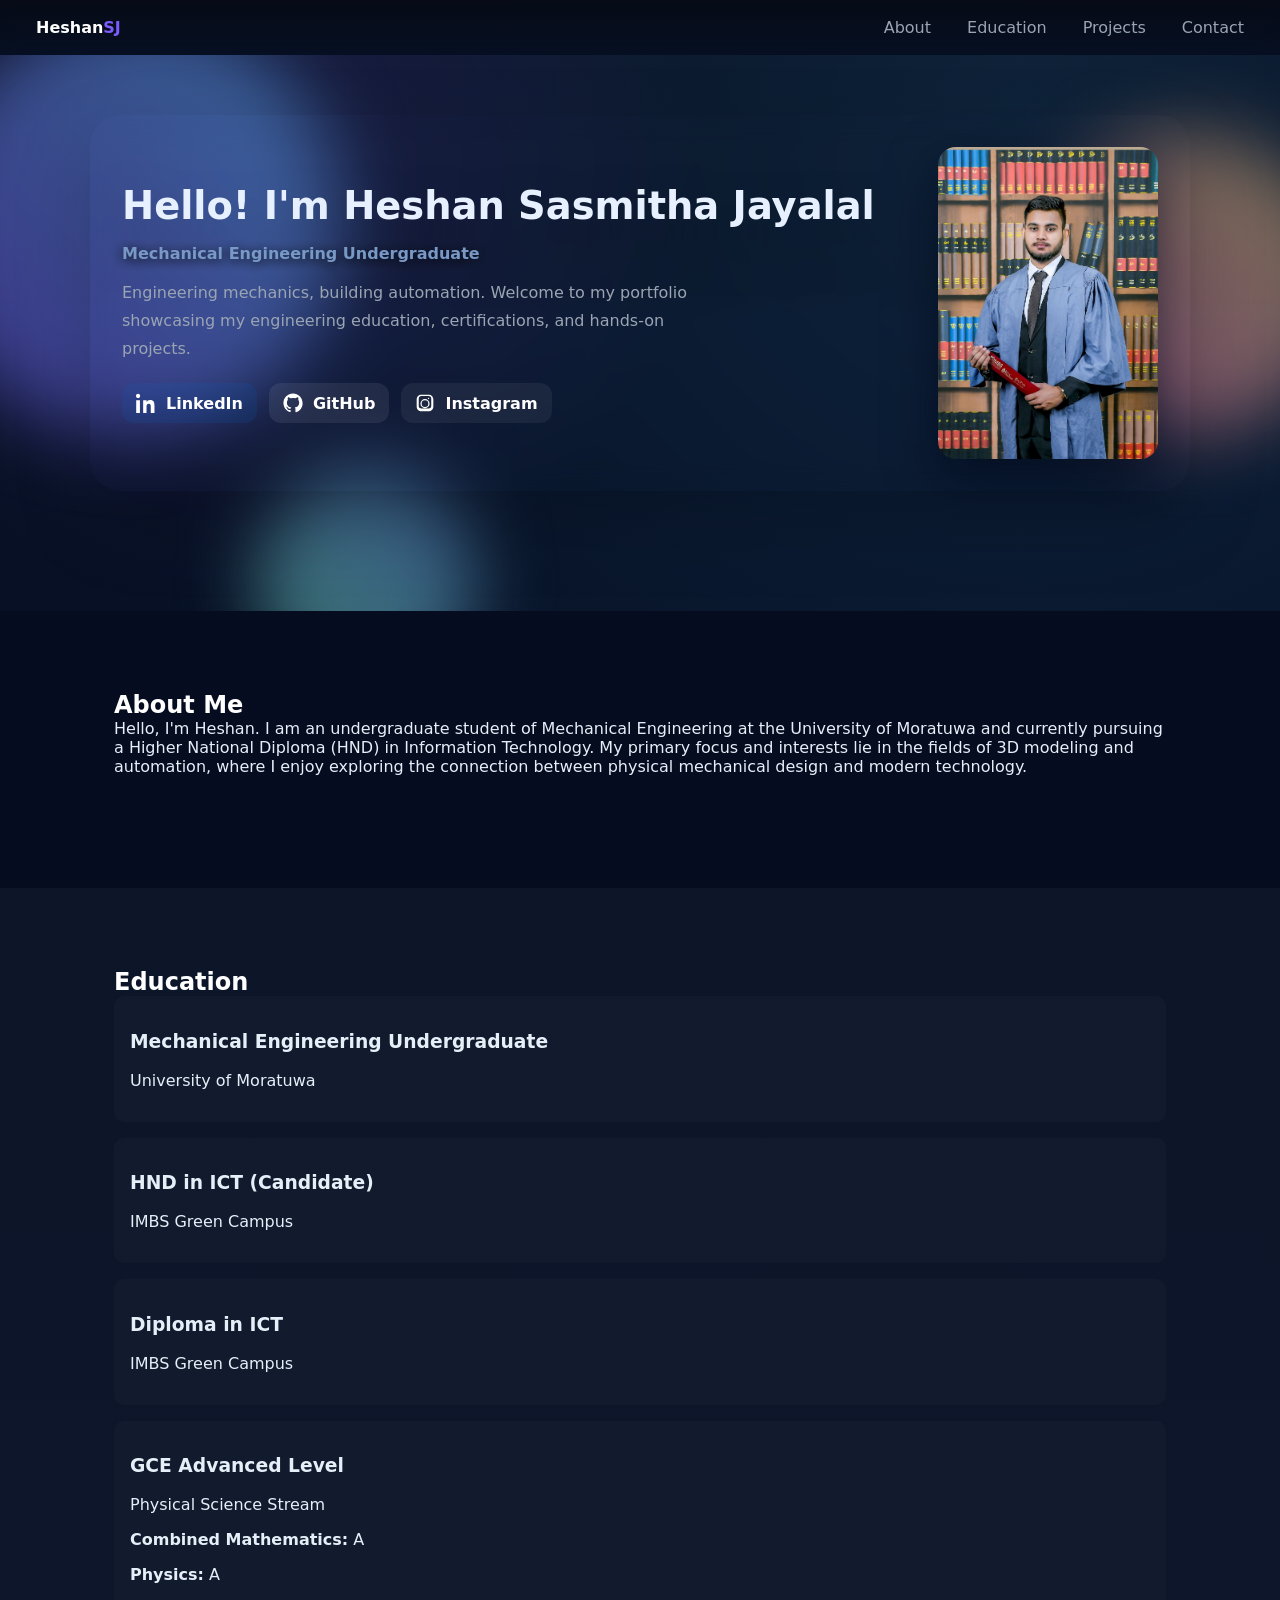
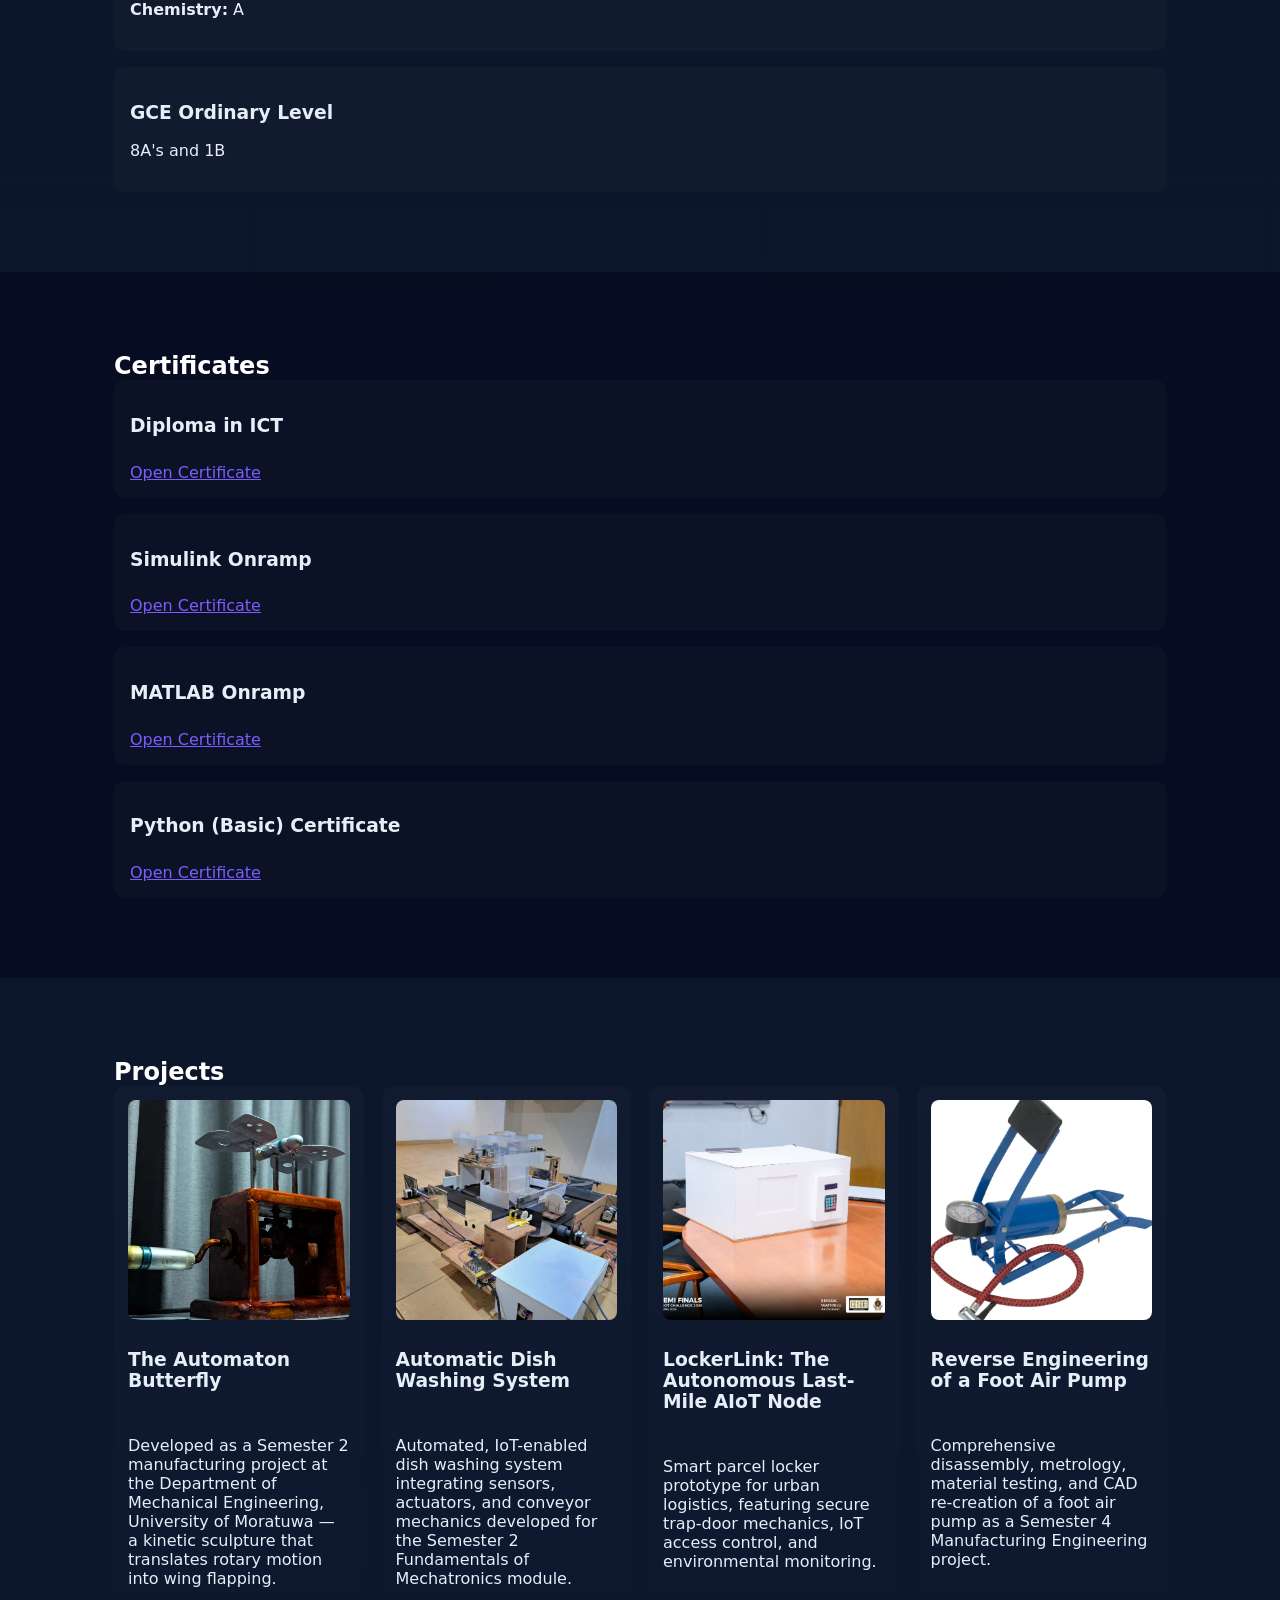
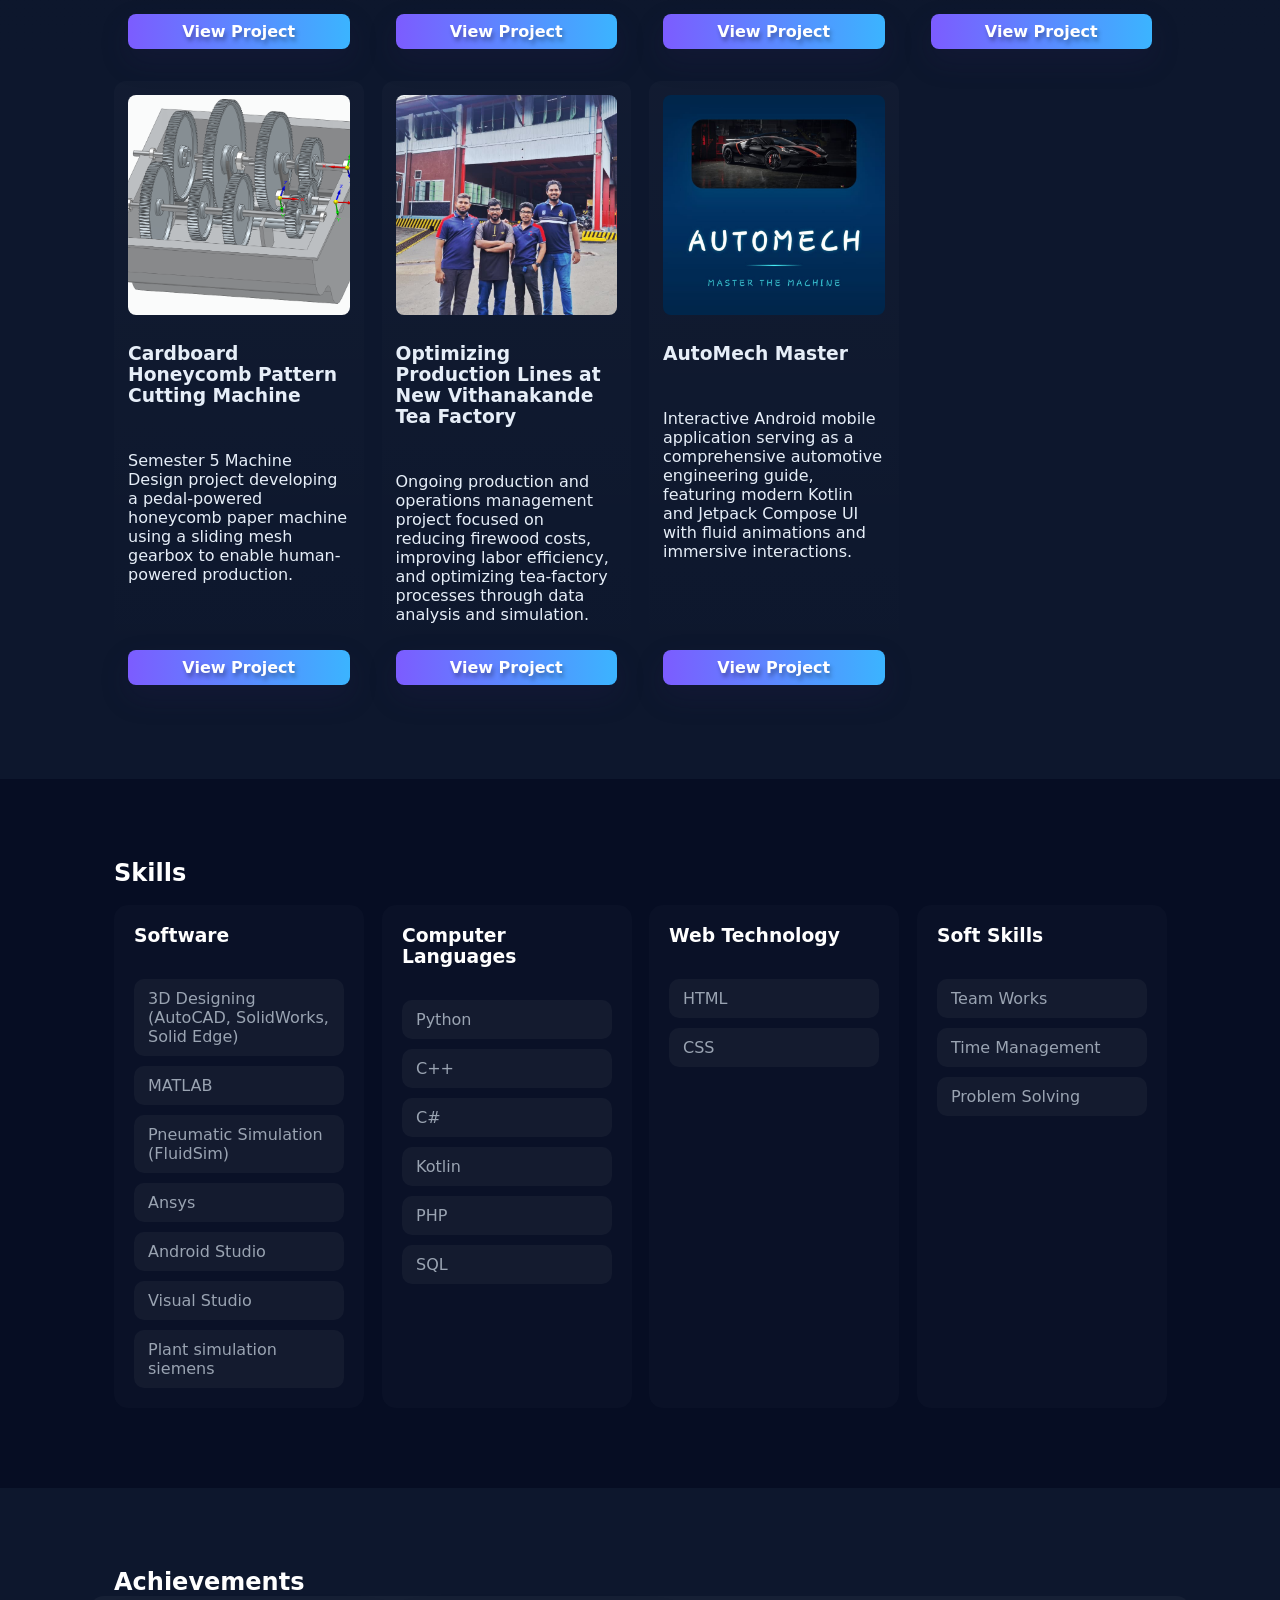
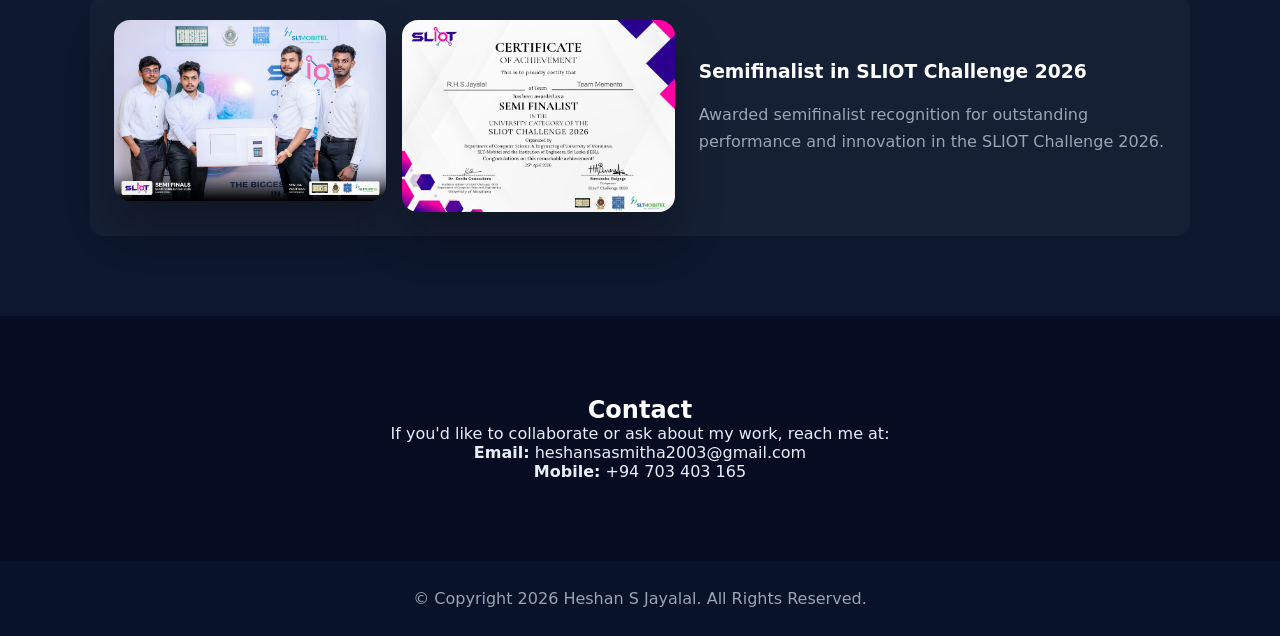
<file: index.html>
<!doctype html>
<html lang="en">
<head>
  <meta charset="utf-8" />
  <meta name="viewport" content="width=device-width,initial-scale=1" />
  <title>Heshan SJ</title>
  <link rel="icon" type="image/png" href="assets/AB.png">
  <link rel="stylesheet" href="styles.css">
</head>
<body>
  <header class="nav" aria-label="Site navigation">
    <a href="index.html" class="logo">Heshan<span class="logo-sj">SJ</span></a>
    <button type="button" class="nav-toggle" aria-label="Toggle navigation" aria-expanded="false">
      <span></span>
    </button>
    <nav>
      <a href="#about">About</a>
      <a href="#education">Education</a>
      <a href="#projects">Projects</a>
      <a href="#contact">Contact</a>
    </nav>
  </header>

  <main>
    <section class="hero" id="home">
      <div class="hero-content">
        <div class="hero-text">
          <h1>Hello! I'm <span class="name">Heshan Sasmitha Jayalal</span></h1>
          <p class="typing">Mechanical Engineering Undergraduate</p>
          <p class="lead">Engineering mechanics, building automation. Welcome to my portfolio showcasing my engineering education, certifications, and hands-on projects.</p>
          <div class="social-links">
            <a href="https://www.linkedin.com/in/heshan-sasmitha/" target="_blank" rel="noopener" class="social-btn linkedin" aria-label="LinkedIn" title="Heshan Sasmitha | LinkedIn">
              <svg viewBox="0 0 24 24" aria-hidden="true" focusable="false"><path d="M4.98 3.5C4.98 4.88 3.87 6 2.5 6S0 4.88 0 3.5 1.12 1 2.5 1 4.98 2.12 4.98 3.5zM.24 8.6H4.7V24H.24V8.6zM8.6 8.6h4.18v2.1h.06c.58-1.1 2-2.28 4.12-2.28 4.4 0 5.22 2.9 5.22 6.66V24h-4.46v-7.1c0-1.69-.03-3.87-2.36-3.87-2.36 0-2.72 1.84-2.72 3.74V24H8.6V8.6z"/></svg>
              <span>LinkedIn</span>
            </a>
            <a href="https://github.com/Heshan23-23" target="_blank" rel="noopener" class="social-btn github" aria-label="GitHub" title="GitHub">
              <svg viewBox="0 0 24 24" aria-hidden="true" focusable="false"><path d="M12 .5C5.65.5.5 5.65.5 12c0 5.08 3.29 9.4 7.86 10.92.58.1.79-.25.79-.56 0-.28-.01-1.02-.01-2-3.2.7-3.88-1.54-3.88-1.54-.53-1.34-1.3-1.7-1.3-1.7-1.06-.72.08-.7.08-.7 1.17.08 1.79 1.2 1.79 1.2 1.04 1.78 2.72 1.27 3.39.97.11-.75.41-1.27.74-1.56-2.56-.29-5.25-1.28-5.25-5.72 0-1.26.45-2.29 1.19-3.1-.12-.29-.52-1.47.11-3.06 0 0 .97-.31 3.17 1.18a11.04 11.04 0 0 1 2.88-.39c.98 0 1.98.13 2.88.39 2.2-1.5 3.17-1.18 3.17-1.18.63 1.59.23 2.77.11 3.06.74.81 1.19 1.84 1.19 3.1 0 4.45-2.7 5.43-5.27 5.72.42.36.8 1.08.8 2.18 0 1.57-.01 2.84-.01 3.22 0 .31.21.67.8.56A10.51 10.51 0 0 0 23.5 12C23.5 5.65 18.35.5 12 .5z"/></svg>
              <span>GitHub</span>
            </a>
            <a href="https://www.instagram.com/heshansj/" target="_blank" rel="noopener" class="social-btn instagram" aria-label="Instagram" title="@heshansj">
              <svg viewBox="0 0 24 24" aria-hidden="true" focusable="false"><path d="M7.75 2h8.5C19.55 2 22 4.45 22 7.75v8.5C22 19.55 19.55 22 16.25 22h-8.5C4.45 22 2 19.55 2 16.25v-8.5C2 4.45 4.45 2 7.75 2zm0 1.5A3.25 3.25 0 0 0 4.5 6.75v8.5A3.25 3.25 0 0 0 7.75 18.5h8.5A3.25 3.25 0 0 0 19.5 15.25v-8.5A3.25 3.25 0 0 0 16.25 3.5h-8.5zm8.5 2.25a.75.75 0 1 1 0 1.5.75.75 0 0 1 0-1.5zm-4.25 1.5a5.5 5.5 0 1 1 0 11 5.5 5.5 0 0 1 0-11zm0 1.5a4 4 0 1 0 0 8 4 4 0 0 0 0-8z"/></svg>
              <span>Instagram</span>
            </a>
          </div>
        </div>
        <div class="hero-photo">
          <img src="assets/Propic.jpg" alt="Profile photo">
        </div>
      </div>
      <div class="blobs" aria-hidden="true">
        <div class="blob b1"></div>
        <div class="blob b2"></div>
        <div class="blob b3"></div>
      </div>
    </section>

    <section id="about" class="panel">
      <h2>About Me</h2>
      <p>Hello, I'm Heshan. I am an undergraduate student of Mechanical Engineering at the University of Moratuwa and currently pursuing a Higher National Diploma (HND) in Information Technology. My primary focus and interests lie in the fields of 3D modeling and automation, where I enjoy exploring the connection between physical mechanical design and modern technology.</p>
      <ul class="skills">
      </ul>
    </section>

    <section id="education" class="panel">
      <h2>Education</h2>
      <div class="edu-grid">
        <div class="edu-card">
          <h3>Mechanical Engineering Undergraduate</h3>
          <p>University of Moratuwa</p>
        </div>
        <div class="edu-card">
          <h3>HND in ICT (Candidate)</h3>
          <p>IMBS Green Campus</p>
        </div>
        <div class="edu-card">
          <h3>Diploma in ICT</h3>
          <p>IMBS Green Campus</p>
        </div>
        <div class="edu-card">
          <h3>GCE Advanced Level</h3>
          <p>Physical Science Stream</p>
          <p><strong>Combined Mathematics:</strong> A</p>
          <p><strong>Physics:</strong> A</p>
          <p><strong>Chemistry:</strong> A</p>
        </div>
        <div class="edu-card">
          <h3>GCE Ordinary Level</h3>
          <p>8A's and 1B</p>
        </div>
      </div>
    </section>

    <section id="certificates" class="panel">
      <h2>Certificates</h2>
      <div class="edu-grid">
        <div class="edu-card">
          <h3>Diploma in ICT</h3>
          <a class="cert-link" href="certificate-diploma.html">Open Certificate</a>
        </div>
        <div class="edu-card">
          <h3>Simulink Onramp</h3>
          <a class="cert-link" href="https://matlabacademy.mathworks.com/progress/share/certificate.html?id=eb97f146-8e9c-410a-8850-4ba6be95e076&" target="_blank" rel="noopener">Open Certificate</a>
        </div>
        <div class="edu-card">
          <h3>MATLAB Onramp</h3>
          <a class="cert-link" href="https://matlabacademy.mathworks.com/progress/share/certificate.html?id=8fc31411-cf8e-4160-81eb-3de0a70cf02e&" target="_blank" rel="noopener">Open Certificate</a>
        </div>
        <div class="edu-card">
          <h3>Python (Basic) Certificate</h3>
          <a class="cert-link" href="https://www.hackerrank.com/certificates/dfc9c5c5f05b" target="_blank" rel="noopener">Open Certificate</a>
        </div>
      </div>
    </section>

    <section id="projects" class="panel">
      <h2>Projects</h2>
      <div class="projects-grid" id="projects-grid">
        <article class="project-card reveal">
          <a href="project-automaton.html"><img src="assets/1st_2.jpg" alt="Automaton Butterfly thumbnail"></a>
          <h3>The Automaton Butterfly</h3>
          <p>Developed as a Semester 2 manufacturing project at the Department of Mechanical Engineering, University of Moratuwa — a kinetic sculpture that translates rotary motion into wing flapping.</p>
          <a href="project-automaton.html" class="btn small">View Project</a>
        </article>

        <!-- Project Two placeholder removed -->
        <article class="project-card reveal">
          <a href="project-dishwashing.html"><img src="assets/2_4.jpg" alt="Automatic Dish Washing System thumbnail"></a>
          <h3>Automatic Dish Washing System</h3>
          <p>Automated, IoT-enabled dish washing system integrating sensors, actuators, and conveyor mechanics developed for the Semester 2 Fundamentals of Mechatronics module.</p>
          <a href="project-dishwashing.html" class="btn small">View Project</a>
        </article>
        <article class="project-card reveal">
          <a href="project-lockerlink.html"><img src="assets/4_1.jpeg" alt="LockerLink smart delivery locker thumbnail"></a>
          <h3>LockerLink: The Autonomous Last-Mile AIoT Node</h3>
          <p>Smart parcel locker prototype for urban logistics, featuring secure trap-door mechanics, IoT access control, and environmental monitoring.</p>
          <a href="project-lockerlink.html" class="btn small">View Project</a>
        </article>
        <article class="project-card reveal">
          <a href="project-reverse.html"><img src="assets/Picture1.png" alt="Reverse Engineering of a Foot Air Pump thumbnail"></a>
          <h3>Reverse Engineering of a Foot Air Pump</h3>
          <p>Comprehensive disassembly, metrology, material testing, and CAD re-creation of a foot air pump as a Semester 4 Manufacturing Engineering project.</p>
          <a href="project-reverse.html" class="btn small">View Project</a>
        </article>
        <article class="project-card reveal">
          <a href="project-honeycomb.html"><img src="assets/6-1.png" alt="The Pedal-Powered Cardboard Honeycomb Machine thumbnail"></a>
          <h3>Cardboard Honeycomb Pattern Cutting Machine</h3>
          <p>Semester 5 Machine Design project developing a pedal-powered honeycomb paper machine using a sliding mesh gearbox to enable human-powered production.</p>
          <a href="project-honeycomb.html" class="btn small">View Project</a>
        </article>
        <article class="project-card reveal">
          <a href="project-tea.html"><img src="assets/5-1.jpeg" alt="Optimizing Production Lines at New Vithanakande Tea Factory thumbnail"></a>
          <h3>Optimizing Production Lines at New Vithanakande Tea Factory</h3>
          <p>Ongoing production and operations management project focused on reducing firewood costs, improving labor efficiency, and optimizing tea-factory processes through data analysis and simulation.</p>
          <a href="project-tea.html" class="btn small">View Project</a>
        </article>
        <article class="project-card reveal">
          <a href="project-automech.html"><img src="assets/7-1.jpeg" alt="AutoMech Master mobile app thumbnail"></a>
          <h3>AutoMech Master</h3>
          <p>Interactive Android mobile application serving as a comprehensive automotive engineering guide, featuring modern Kotlin and Jetpack Compose UI with fluid animations and immersive interactions.</p>
          <a href="project-automech.html" class="btn small">View Project</a>
        </article>
      </div>
    </section>

    <section id="skills" class="panel">
      <h2>Skills</h2>
      <div class="skills-grid">
        <div class="skill-card">
          <h3>Software</h3>
          <ul>
            <li>3D Designing (AutoCAD, SolidWorks, Solid Edge)</li>
            <li>MATLAB</li>
            <li>Pneumatic Simulation (FluidSim)</li>
            <li>Ansys</li>
            <li>Android Studio</li>
            <li>Visual Studio</li>
            <li>Plant simulation siemens </li>

          </ul>
        </div>
        <div class="skill-card">
          <h3>Computer Languages</h3>
          <ul>
            <li>Python</li>
            <li>C++</li>
            <li>C#</li>
            <li>Kotlin</li>
            <li>PHP</li>
            <li>SQL</li>
          </ul>
        </div>
        <div class="skill-card">
          <h3>Web Technology</h3>
          <ul>
            <li>HTML</li>
            <li>CSS</li>
          </ul>
        </div>
        <div class="skill-card">
          <h3>Soft Skills</h3>
          <ul>
            <li>Team Works</li>
            <li>Time Management</li>
            <li>Problem Solving</li>
          </ul>
        </div>
      </div>
    </section>

    <section id="achievements" class="panel">
      <h2>Achievements</h2>
      <div class="achievement-card">
        <div class="achievement-images">
          <img src="assets/4_2.jpeg" alt="SLIOT Challenge 2026 semifinalist">
          <img src="assets/SL.jpg" alt="SL image for achievement">
        </div>
        <div class="achievement-content">
          <h3>Semifinalist in SLIOT Challenge 2026</h3>
          <p>Awarded semifinalist recognition for outstanding performance and innovation in the SLIOT Challenge 2026.</p>
        </div>
      </div>
    </section>

    <section id="contact" class="panel contact-panel">
      <h2>Contact</h2>
      <p>If you'd like to collaborate or ask about my work, reach me at:</p>
      <p><strong>Email:</strong> heshansasmitha2003@gmail.com</p>
      <p><strong>Mobile:</strong> +94 703 403 165</p>
    </section>
  </main>

  <footer>
    <p>© Copyright 2026 Heshan S Jayalal. All Rights Reserved.</p>
  </footer>

  <script src="script.js"></script>
</body>
</html>
</file>
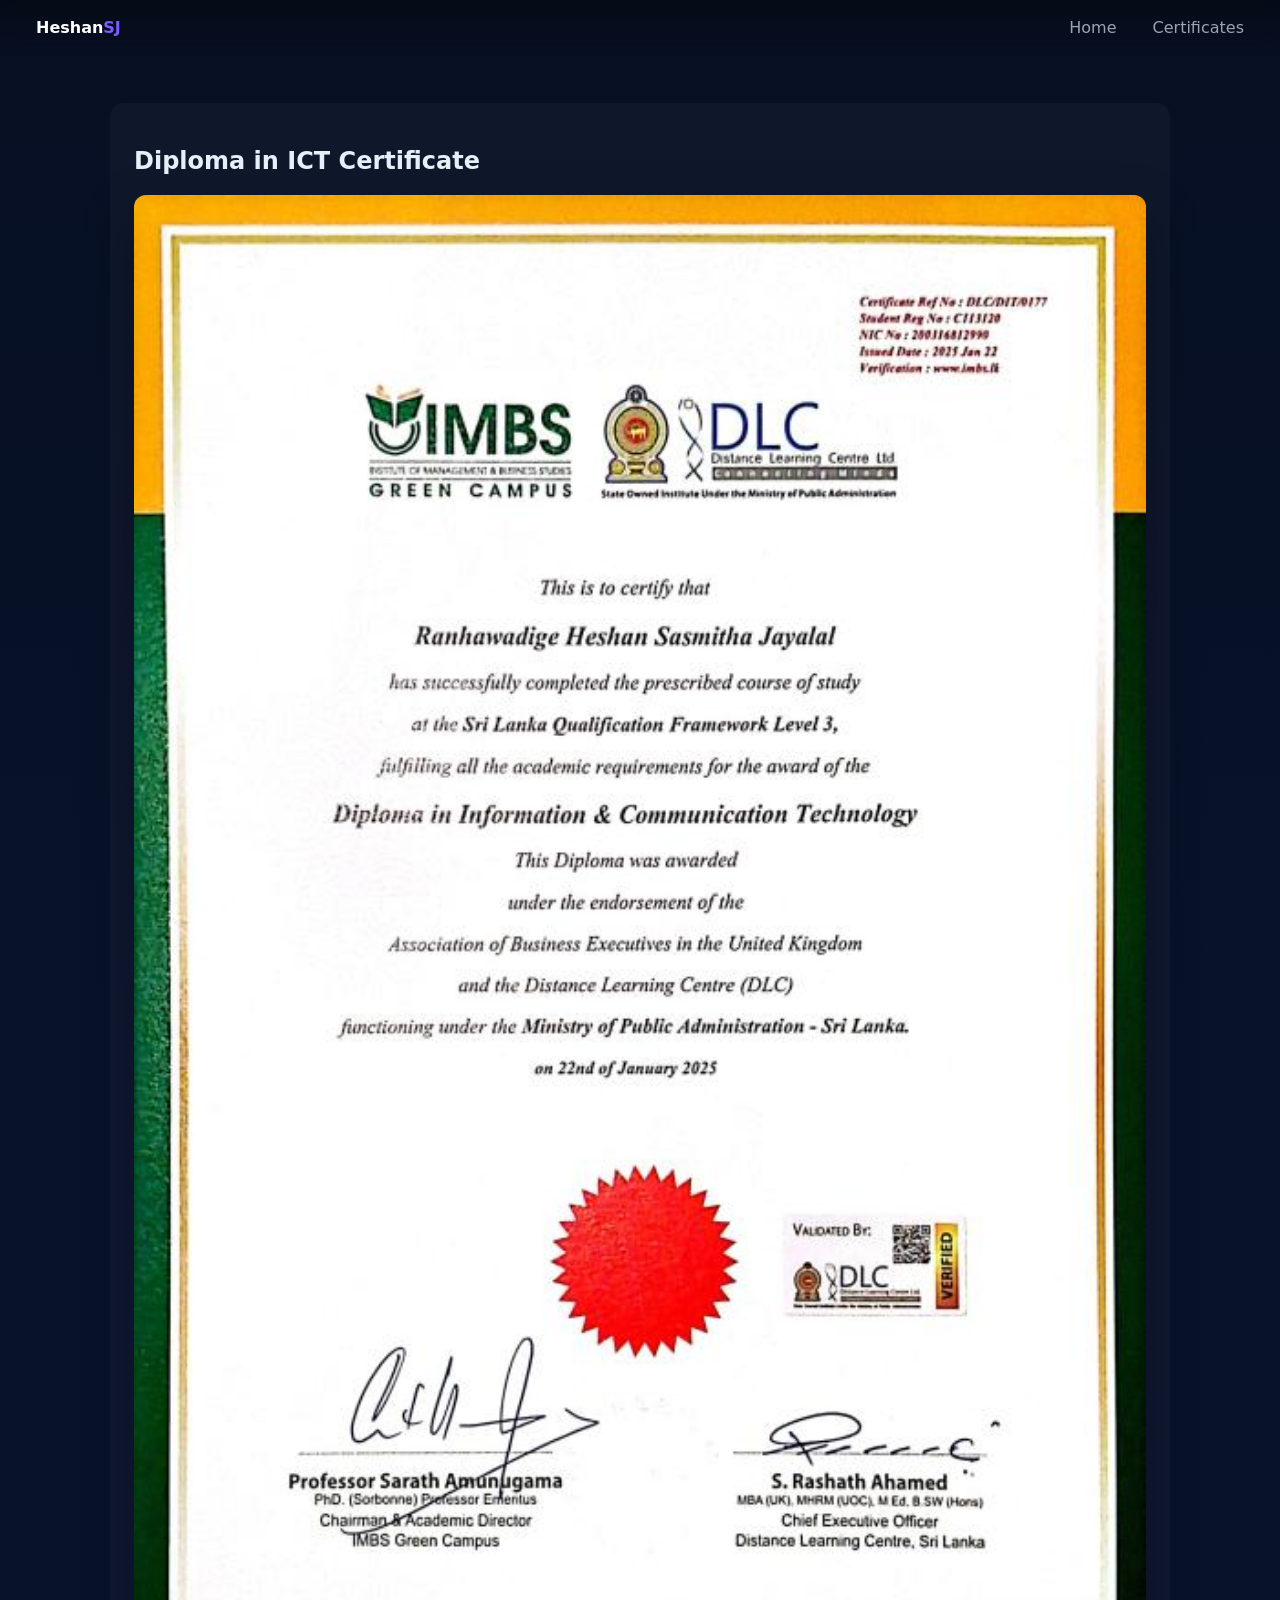
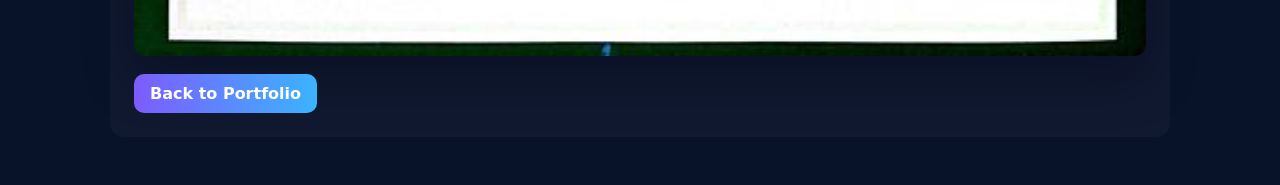
<file: certificate-diploma.html>
<!doctype html>
<html lang="en">
<head>
  <meta charset="utf-8" />
  <meta name="viewport" content="width=device-width,initial-scale=1" />
  <title>Diploma in ICT Certificate</title>
  <link rel="icon" type="image/png" href="assets/AB.png">
  <link rel="stylesheet" href="styles.css">
  <style>
    .cert-page{max-width:1100px;margin:28px auto;padding:20px}
    .cert-card{background:rgba(255,255,255,0.03);border-radius:14px;padding:24px}
    .cert-image{width:100%;border-radius:12px;display:block;box-shadow:0 20px 50px rgba(2,6,23,.4)}
    .cert-actions{margin-top:18px}
  </style>
</head>
<body>
  <header class="nav">
    <a href="index.html" class="logo">Heshan<span class="logo-sj">SJ</span></a>
    <nav>
      <a href="index.html">Home</a>
      <a href="index.html#certificates">Certificates</a>
    </nav>
  </header>

  <main class="cert-page">
    <section class="cert-card">
      <h1>Diploma in ICT Certificate</h1>
      <img class="cert-image" src="assets/Dip.jpg" alt="Diploma in ICT certificate">
      <div class="cert-actions">
        <a href="index.html" class="btn">Back to Portfolio</a>
      </div>
    </section>
  </main>
</body>
</html>
</file>
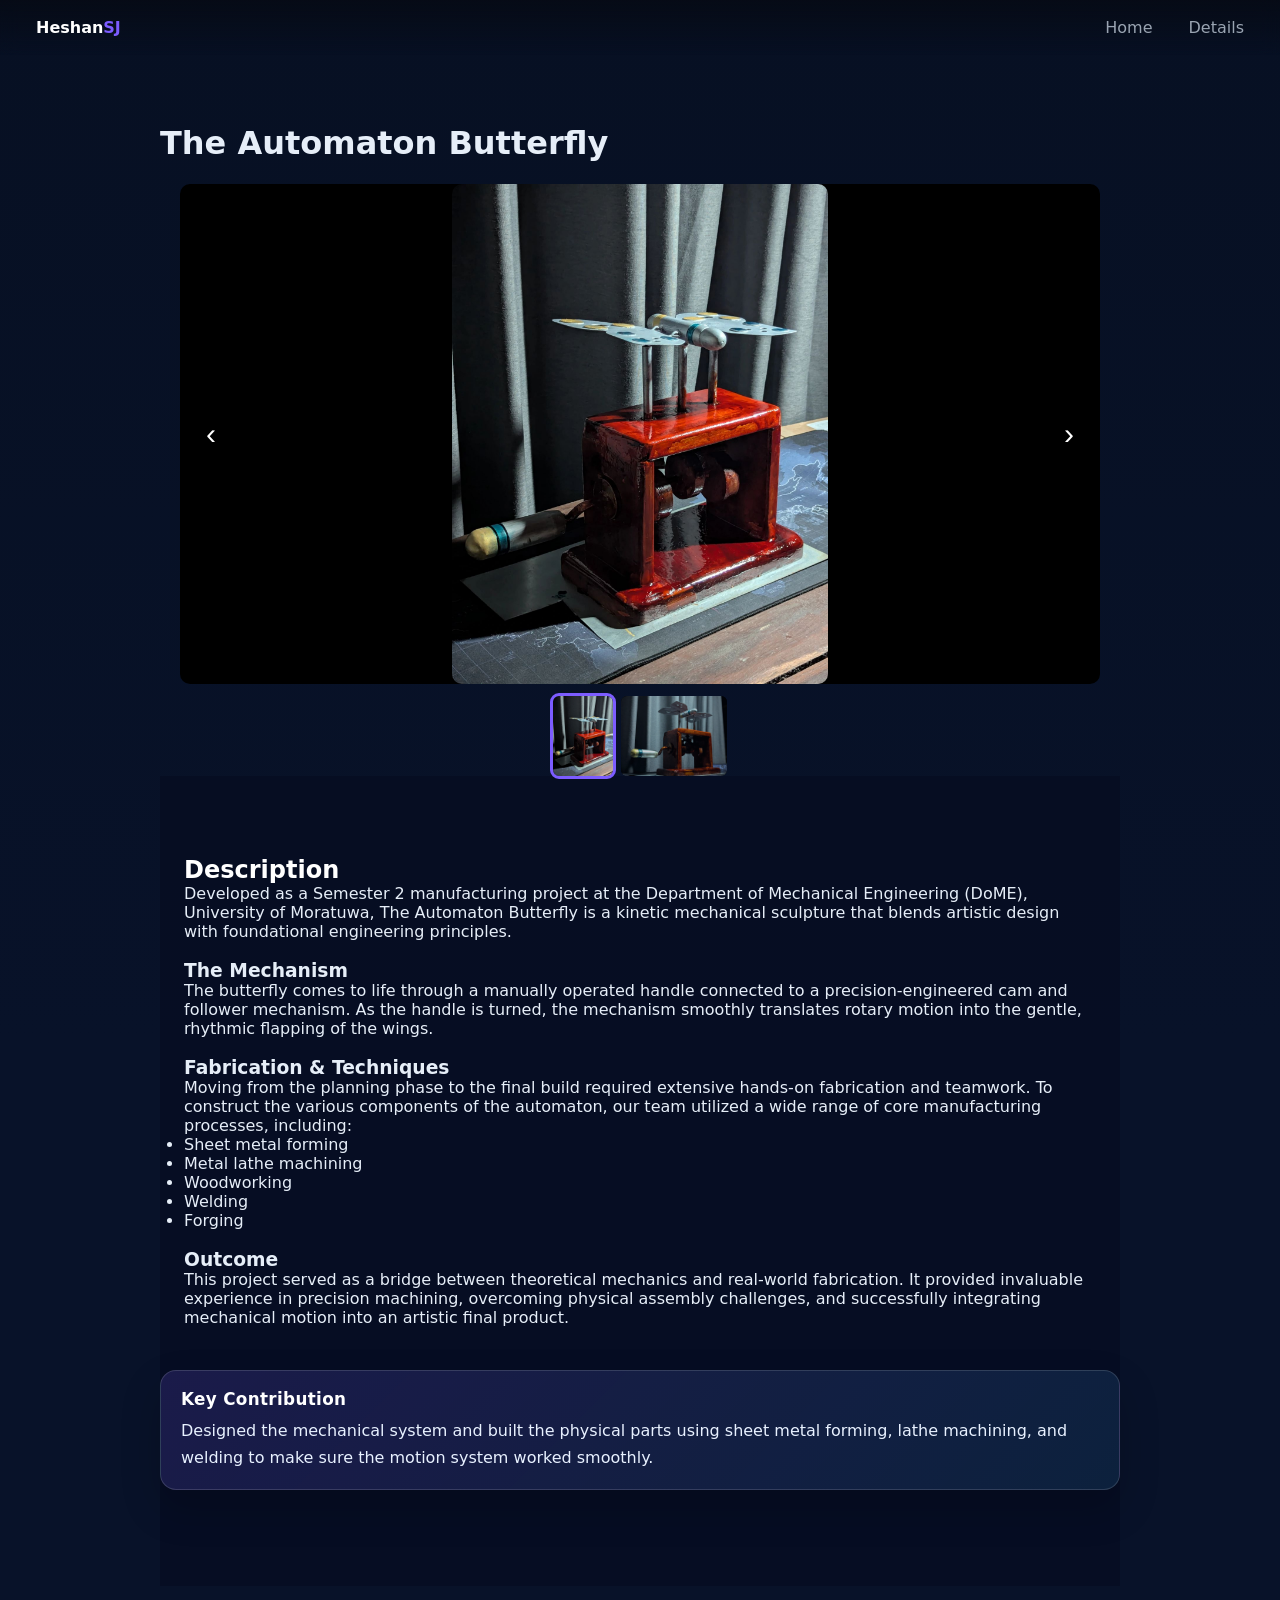
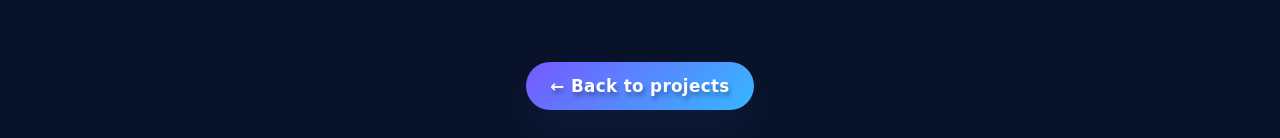
<file: project-automaton.html>
<!doctype html>
<html lang="en">
<head>
  <meta charset="utf-8" />
  <meta name="viewport" content="width=device-width,initial-scale=1" />
  <title>The Automaton Butterfly — Project</title>
  <link rel="icon" type="image/png" href="assets/AB.png">
  <link rel="stylesheet" href="styles.css">
  <style>
    .project-hero{max-width:1000px;margin:28px auto;padding:20px}
    .carousel{position:relative;display:flex;align-items:center;justify-content:center;height:500px;background:#000;border-radius:10px;overflow:hidden}
    .carousel img{display:block;height:500px;width:auto;max-width:100%;object-fit:contain;background:#000;border-radius:10px}
    .carousel button.prev,.carousel button.next{position:absolute;top:50%;transform:translateY(-50%);background:rgba(0,0,0,0.5);border:none;color:#fff;font-size:30px;padding:10px 14px;border-radius:8px;cursor:pointer}
    .carousel button.prev{left:12px}
    .carousel button.next{right:12px}
    .thumbs{display:flex;gap:8px;justify-content:center;margin-top:12px;align-items:center}
    .thumbs img{display:block;height:80px;width:auto;max-width:100%;object-fit:contain;background:#000;border-radius:6px;cursor:pointer;opacity:0.8}
    .thumbs img.active{outline:3px solid var(--accent);opacity:1}
  </style>
</head>
<body>
  <header class="nav">
    <a href="index.html" class="logo">Heshan<span class="logo-sj">SJ</span></a>
    <nav>
      <a href="index.html">Home</a>
      <a href="#details">Details</a>
    </nav>
  </header>

  <main class="project-hero">
    <h1>The Automaton Butterfly</h1>

    <div class="carousel" id="carousel">
      <button class="prev" aria-label="Previous">‹</button>
      <img id="carousel-image" src="assets/1st_1.jpg" alt="Automaton Butterfly image">
      <button class="next" aria-label="Next">›</button>
    </div>

    <div class="thumbs" id="thumbs">
      <img data-src="assets/1st_1.jpg" src="assets/1st_1.jpg" alt="thumb1" class="active">
      <img data-src="assets/1st_2.jpg" src="assets/1st_2.jpg" alt="thumb2">
    </div>

    <section id="details" class="panel">
      <h2>Description</h2>
      <p>Developed as a Semester 2 manufacturing project at the Department of Mechanical Engineering (DoME), University of Moratuwa, The Automaton Butterfly is a kinetic mechanical sculpture that blends artistic design with foundational engineering principles.</p>
      <br>
      <h3>The Mechanism</h3>
      <p>The butterfly comes to life through a manually operated handle connected to a precision-engineered cam and follower mechanism. As the handle is turned, the mechanism smoothly translates rotary motion into the gentle, rhythmic flapping of the wings.</p>
      <br>
      <h3>Fabrication &amp; Techniques</h3>
      <p>Moving from the planning phase to the final build required extensive hands-on fabrication and teamwork. To construct the various components of the automaton, our team utilized a wide range of core manufacturing processes, including:</p>
      <ul>
        <li>Sheet metal forming</li>
        <li>Metal lathe machining</li>
        <li>Woodworking</li>
        <li>Welding</li>
        <li>Forging</li>
      </ul>
      <br>
      <h3>Outcome</h3>
      <p>This project served as a bridge between theoretical mechanics and real-world fabrication. It provided invaluable experience in precision machining, overcoming physical assembly challenges, and successfully integrating mechanical motion into an artistic final product.</p>
      <br>
      <div class="highlight-box">
        <h3>Key Contribution</h3>
        <p>Designed the mechanical system and built the physical parts using sheet metal forming, lathe machining, and welding to make sure the motion system worked smoothly.</p>
      </div>
    </section>
  </main>

  <footer>
    <p><a class="back-button" href="index.html">← Back to projects</a></p>
  </footer>

  <script>
    // Simple carousel
    (function(){
      const images = ['assets/1st_1.jpg','assets/1st_2.jpg'];
      let idx = 0;
      const imgEl = document.getElementById('carousel-image');
      const prev = document.querySelector('.carousel .prev');
      const next = document.querySelector('.carousel .next');
      const thumbs = document.getElementById('thumbs');

      function show(i){
        idx = (i + images.length) % images.length;
        imgEl.src = images[idx];
        // update thumbs
        thumbs.querySelectorAll('img').forEach((t,ti)=>{
          t.classList.toggle('active', ti===idx);
        });
      }
      prev.addEventListener('click',()=>show(idx-1));
      next.addEventListener('click',()=>show(idx+1));
      thumbs.addEventListener('click',e=>{
        const t = e.target.closest('img'); if(!t) return;
        const children = Array.from(thumbs.querySelectorAll('img'));
        show(children.indexOf(t));
      });
      document.addEventListener('keydown',e=>{
        if(e.key==='ArrowRight') show(idx+1);
        if(e.key==='ArrowLeft') show(idx-1);
      });
    })();
  </script>
</body>
</html>
</file>
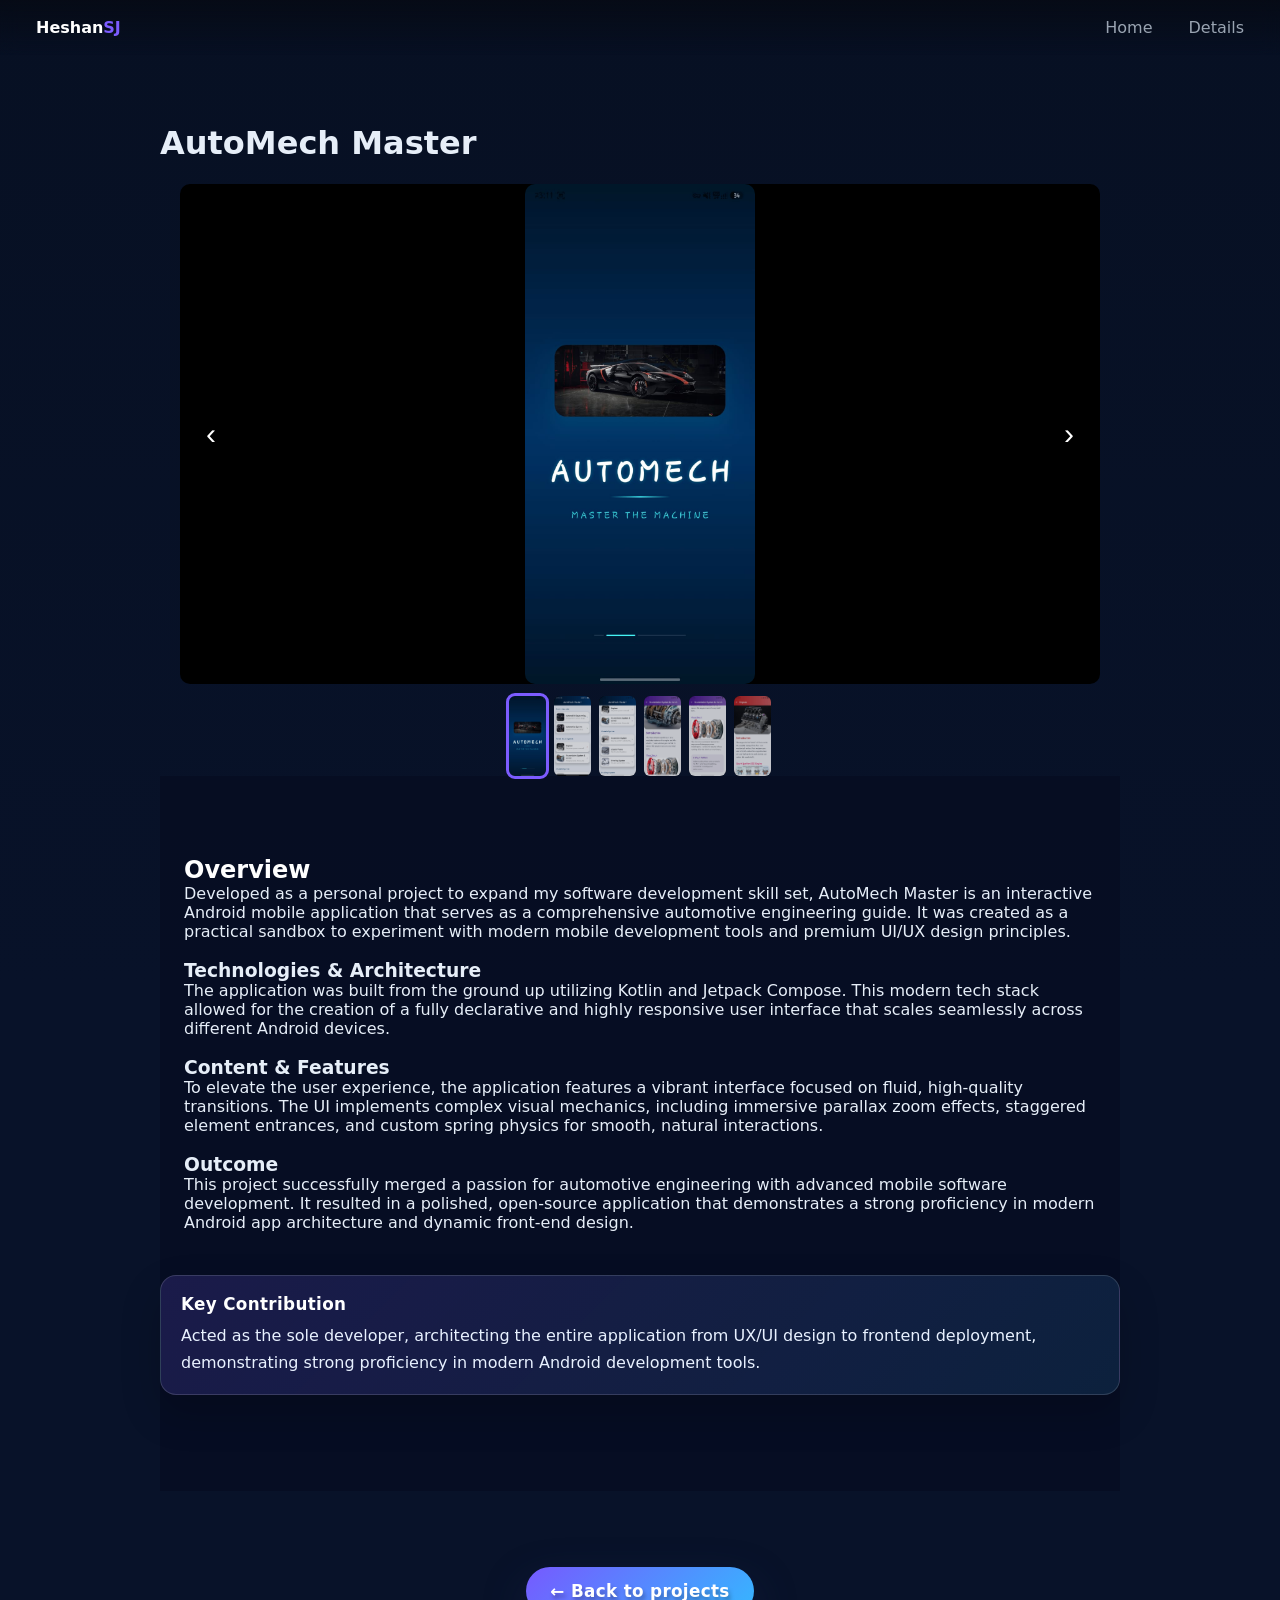
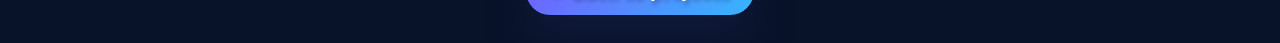
<file: project-automech.html>
<!doctype html>
<html lang="en">
<head>
  <meta charset="utf-8" />
  <meta name="viewport" content="width=device-width,initial-scale=1" />
  <title>AutoMech Master — Project</title>
  <link rel="icon" type="image/png" href="assets/AB.png">
  <link rel="stylesheet" href="styles.css">
  <style>
    .project-hero{max-width:1000px;margin:28px auto;padding:20px}
    .carousel{position:relative;display:flex;align-items:center;justify-content:center;height:500px;background:#000;border-radius:10px;overflow:hidden}
    .carousel img{display:block;height:500px;width:auto;max-width:100%;object-fit:contain;background:#000;border-radius:10px}
    .carousel button.prev,.carousel button.next{position:absolute;top:50%;transform:translateY(-50%);background:rgba(0,0,0,0.5);border:none;color:#fff;font-size:30px;padding:10px 14px;border-radius:8px;cursor:pointer}
    .carousel button.prev{left:12px}
    .carousel button.next{right:12px}
    .thumbs{display:flex;gap:8px;justify-content:center;margin-top:12px;align-items:center;flex-wrap:wrap}
    .thumbs img{display:block;height:80px;width:auto;max-width:100%;object-fit:contain;background:#000;border-radius:6px;cursor:pointer;opacity:0.8}
    .thumbs img.active{outline:3px solid var(--accent);opacity:1}
  </style>
</head>
<body>
  <header class="nav">
    <a href="index.html" class="logo">Heshan<span class="logo-sj">SJ</span></a>
    <nav>
      <a href="index.html">Home</a>
      <a href="#details">Details</a>
    </nav>
  </header>

  <main class="project-hero">
    <h1>AutoMech Master</h1>

    <div class="carousel" id="carousel">
      <button class="prev" aria-label="Previous">‹</button>
      <img id="carousel-image" src="assets/7-1.jpeg" alt="AutoMech Master interface preview">
      <button class="next" aria-label="Next">›</button>
    </div>

    <div class="thumbs" id="thumbs">
      <img data-src="assets/7-1.jpeg" src="assets/7-1.jpeg" alt="AutoMech Master preview 1" class="active">
      <img data-src="assets/7-2.jpeg" src="assets/7-2.jpeg" alt="AutoMech Master preview 2">
      <img data-src="assets/7-3.jpeg" src="assets/7-3.jpeg" alt="AutoMech Master preview 3">
      <img data-src="assets/7-4.jpeg" src="assets/7-4.jpeg" alt="AutoMech Master preview 4">
      <img data-src="assets/7-5.jpeg" src="assets/7-5.jpeg" alt="AutoMech Master preview 5">
      <img data-src="assets/7-6.jpeg" src="assets/7-6.jpeg" alt="AutoMech Master preview 6">
    </div>

    <section id="details" class="panel">
      <h2><strong>Overview</strong></h2>
      <p>Developed as a personal project to expand my software development skill set, AutoMech Master is an interactive Android mobile application that serves as a comprehensive automotive engineering guide. It was created as a practical sandbox to experiment with modern mobile development tools and premium UI/UX design principles.</p>
      <br>
      <h3><strong>Technologies &amp; Architecture</strong></h3>
      <p>The application was built from the ground up utilizing Kotlin and Jetpack Compose. This modern tech stack allowed for the creation of a fully declarative and highly responsive user interface that scales seamlessly across different Android devices.</p>
      <br>
      <h3><strong>Content &amp; Features</strong></h3>
      <p>To elevate the user experience, the application features a vibrant interface focused on fluid, high-quality transitions. The UI implements complex visual mechanics, including immersive parallax zoom effects, staggered element entrances, and custom spring physics for smooth, natural interactions.</p>
      <br>
      <h3><strong>Outcome</strong></h3>
      <p>This project successfully merged a passion for automotive engineering with advanced mobile software development. It resulted in a polished, open-source application that demonstrates a strong proficiency in modern Android app architecture and dynamic front-end design.</p>
      <br>
      <div class="highlight-box">
        <h3>Key Contribution</h3>
        <p>Acted as the sole developer, architecting the entire application from UX/UI design to frontend deployment, demonstrating strong proficiency in modern Android development tools.</p>
      </div>
    </section>
  </main>

  <footer>
    <p><a class="back-button" href="index.html">← Back to projects</a></p>
  </footer>

  <script>
    (function(){
      const images = ['assets/7-1.jpeg','assets/7-2.jpeg','assets/7-3.jpeg','assets/7-4.jpeg','assets/7-5.jpeg','assets/7-6.jpeg'];
      let idx = 0;
      const imgEl = document.getElementById('carousel-image');
      const prev = document.querySelector('.carousel .prev');
      const next = document.querySelector('.carousel .next');
      const thumbs = document.getElementById('thumbs');

      function show(i){
        idx = (i + images.length) % images.length;
        imgEl.src = images[idx];
        thumbs.querySelectorAll('img').forEach((t, ti)=>{
          t.classList.toggle('active', ti === idx);
        });
      }

      prev.addEventListener('click', ()=> show(idx - 1));
      next.addEventListener('click', ()=> show(idx + 1));
      thumbs.addEventListener('click', e=>{
        const t = e.target.closest('img');
        if(!t) return;
        const children = Array.from(thumbs.querySelectorAll('img'));
        show(children.indexOf(t));
      });
      document.addEventListener('keydown', e=>{
        if(e.key === 'ArrowRight') show(idx + 1);
        if(e.key === 'ArrowLeft') show(idx - 1);
      });
    })();
  </script>
</body>
</html>
</file>
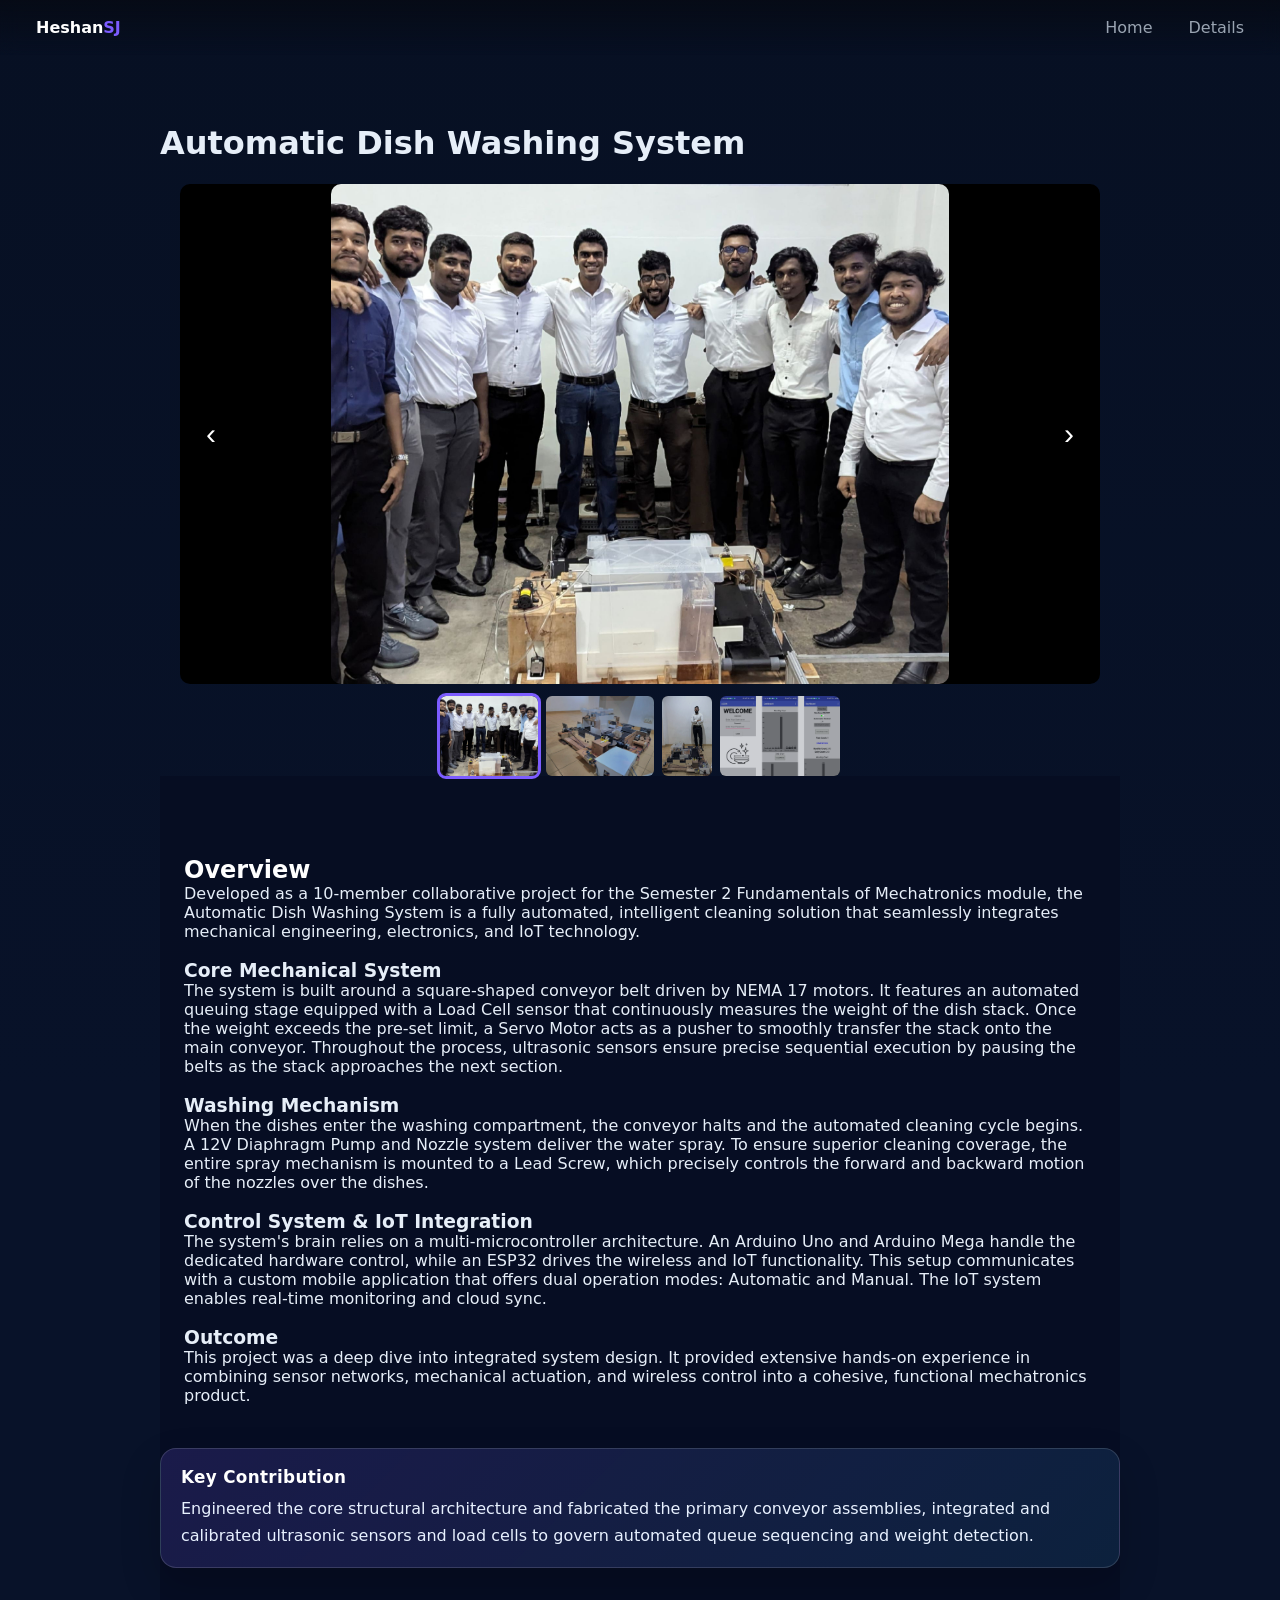
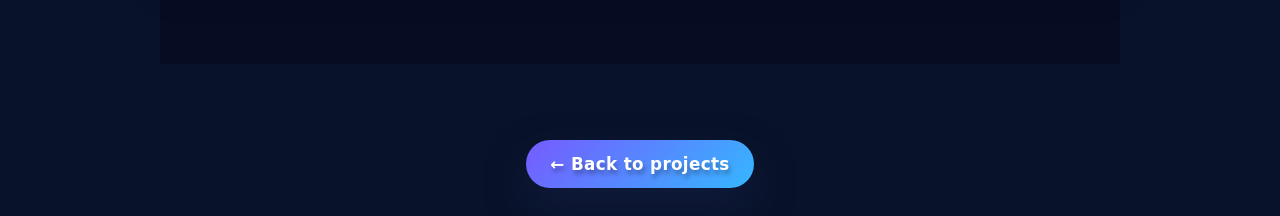
<file: project-dishwashing.html>
<!doctype html>
<html lang="en">
<head>
  <meta charset="utf-8" />
  <meta name="viewport" content="width=device-width,initial-scale=1" />
  <title>Automatic Dish Washing System — Project</title>
  <link rel="icon" type="image/png" href="assets/AB.png">
  <link rel="stylesheet" href="styles.css">
  <style>
    .project-hero{max-width:1000px;margin:28px auto;padding:20px}
    .carousel{position:relative;display:flex;align-items:center;justify-content:center;height:500px;background:#000;border-radius:10px;overflow:hidden}
    .carousel img{display:block;height:500px;width:auto;max-width:100%;object-fit:contain;background:#000;border-radius:10px}
    .carousel button.prev,.carousel button.next{position:absolute;top:50%;transform:translateY(-50%);background:rgba(0,0,0,0.5);border:none;color:#fff;font-size:30px;padding:10px 14px;border-radius:8px;cursor:pointer}
    .carousel button.prev{left:12px}
    .carousel button.next{right:12px}
    .thumbs{display:flex;gap:8px;justify-content:center;margin-top:12px;align-items:center}
    .thumbs img{display:block;height:80px;width:auto;max-width:100%;object-fit:contain;background:#000;border-radius:6px;cursor:pointer;opacity:0.8}
    .thumbs img.active{outline:3px solid var(--accent);opacity:1}
  </style>
</head>
<body>
  <header class="nav">
    <a href="index.html" class="logo">Heshan<span class="logo-sj">SJ</span></a>
    <nav>
      <a href="index.html">Home</a>
      <a href="#details">Details</a>
    </nav>
  </header>

  <main class="project-hero">
    <h1>Automatic Dish Washing System</h1>

    <div class="carousel" id="carousel-dish">
      <button class="prev" aria-label="Previous">‹</button>
      <img id="carousel-image-dish" src="assets/2_3.jpg" alt="Dish washing system image">
      <button class="next" aria-label="Next">›</button>
    </div>

    <div class="thumbs" id="thumbs-dish">
      <img data-src="assets/2_3.jpg" src="assets/2_3.jpg" alt="thumb1" class="active">
      <img data-src="assets/2_4.jpg" src="assets/2_4.jpg" alt="thumb2">
      <img data-src="assets/2_1.jpg" src="assets/2_1.jpg" alt="thumb3">
      <img data-src="assets/2_2.jpg" src="assets/2_2.jpg" alt="thumb4">
    </div>

    <section id="details" class="panel">
      <h2>Overview</h2>
      <p>Developed as a 10-member collaborative project for the Semester 2 Fundamentals of Mechatronics module, the Automatic Dish Washing System is a fully automated, intelligent cleaning solution that seamlessly integrates mechanical engineering, electronics, and IoT technology.</p>
      <br>
      <h3>Core Mechanical System</h3>
      <p>The system is built around a square-shaped conveyor belt driven by NEMA 17 motors. It features an automated queuing stage equipped with a Load Cell sensor that continuously measures the weight of the dish stack. Once the weight exceeds the pre-set limit, a Servo Motor acts as a pusher to smoothly transfer the stack onto the main conveyor. Throughout the process, ultrasonic sensors ensure precise sequential execution by pausing the belts as the stack approaches the next section.</p>
      <br>
      <h3>Washing Mechanism</h3>
      <p>When the dishes enter the washing compartment, the conveyor halts and the automated cleaning cycle begins. A 12V Diaphragm Pump and Nozzle system deliver the water spray. To ensure superior cleaning coverage, the entire spray mechanism is mounted to a Lead Screw, which precisely controls the forward and backward motion of the nozzles over the dishes.</p>
      <br>
      <h3>Control System &amp; IoT Integration</h3>
      <p>The system's brain relies on a multi-microcontroller architecture. An Arduino Uno and Arduino Mega handle the dedicated hardware control, while an ESP32 drives the wireless and IoT functionality. This setup communicates with a custom mobile application that offers dual operation modes: Automatic and Manual. The IoT system enables real-time monitoring and cloud sync.</p>
      <br>
      <h3>Outcome</h3>
      <p>This project was a deep dive into integrated system design. It provided extensive hands-on experience in combining sensor networks, mechanical actuation, and wireless control into a cohesive, functional mechatronics product.</p>
      <br>
      <div class="highlight-box">
        <h3>Key Contribution</h3>
        <p>Engineered the core structural architecture and fabricated the primary conveyor assemblies, integrated and calibrated ultrasonic sensors and load cells to govern automated queue sequencing and weight detection.</p>
      </div>
    </section>
  </main>

  <footer>
    <p><a class="back-button" href="index.html">← Back to projects</a></p>
  </footer>

  <script>
    (function(){
      const images = ['assets/2_3.jpg','assets/2_4.jpg','assets/2_1.jpg','assets/2_2.jpg'];
      let idx = 0;
      const imgEl = document.getElementById('carousel-image-dish');
      const prev = document.querySelector('#carousel-dish .prev');
      const next = document.querySelector('#carousel-dish .next');
      const thumbs = document.getElementById('thumbs-dish');
      function show(i){ idx = (i + images.length) % images.length; imgEl.src = images[idx]; thumbs.querySelectorAll('img').forEach((t,ti)=>{ t.classList.toggle('active', ti===idx); }); }
      prev.addEventListener('click',()=>show(idx-1));
      next.addEventListener('click',()=>show(idx+1));
      thumbs.addEventListener('click',e=>{ const t = e.target.closest('img'); if(!t) return; const children = Array.from(thumbs.querySelectorAll('img')); show(children.indexOf(t)); });
      document.addEventListener('keydown',e=>{ if(e.key==='ArrowRight') show(idx+1); if(e.key==='ArrowLeft') show(idx-1); });
    })();
  </script>
</body>
</html>
</file>
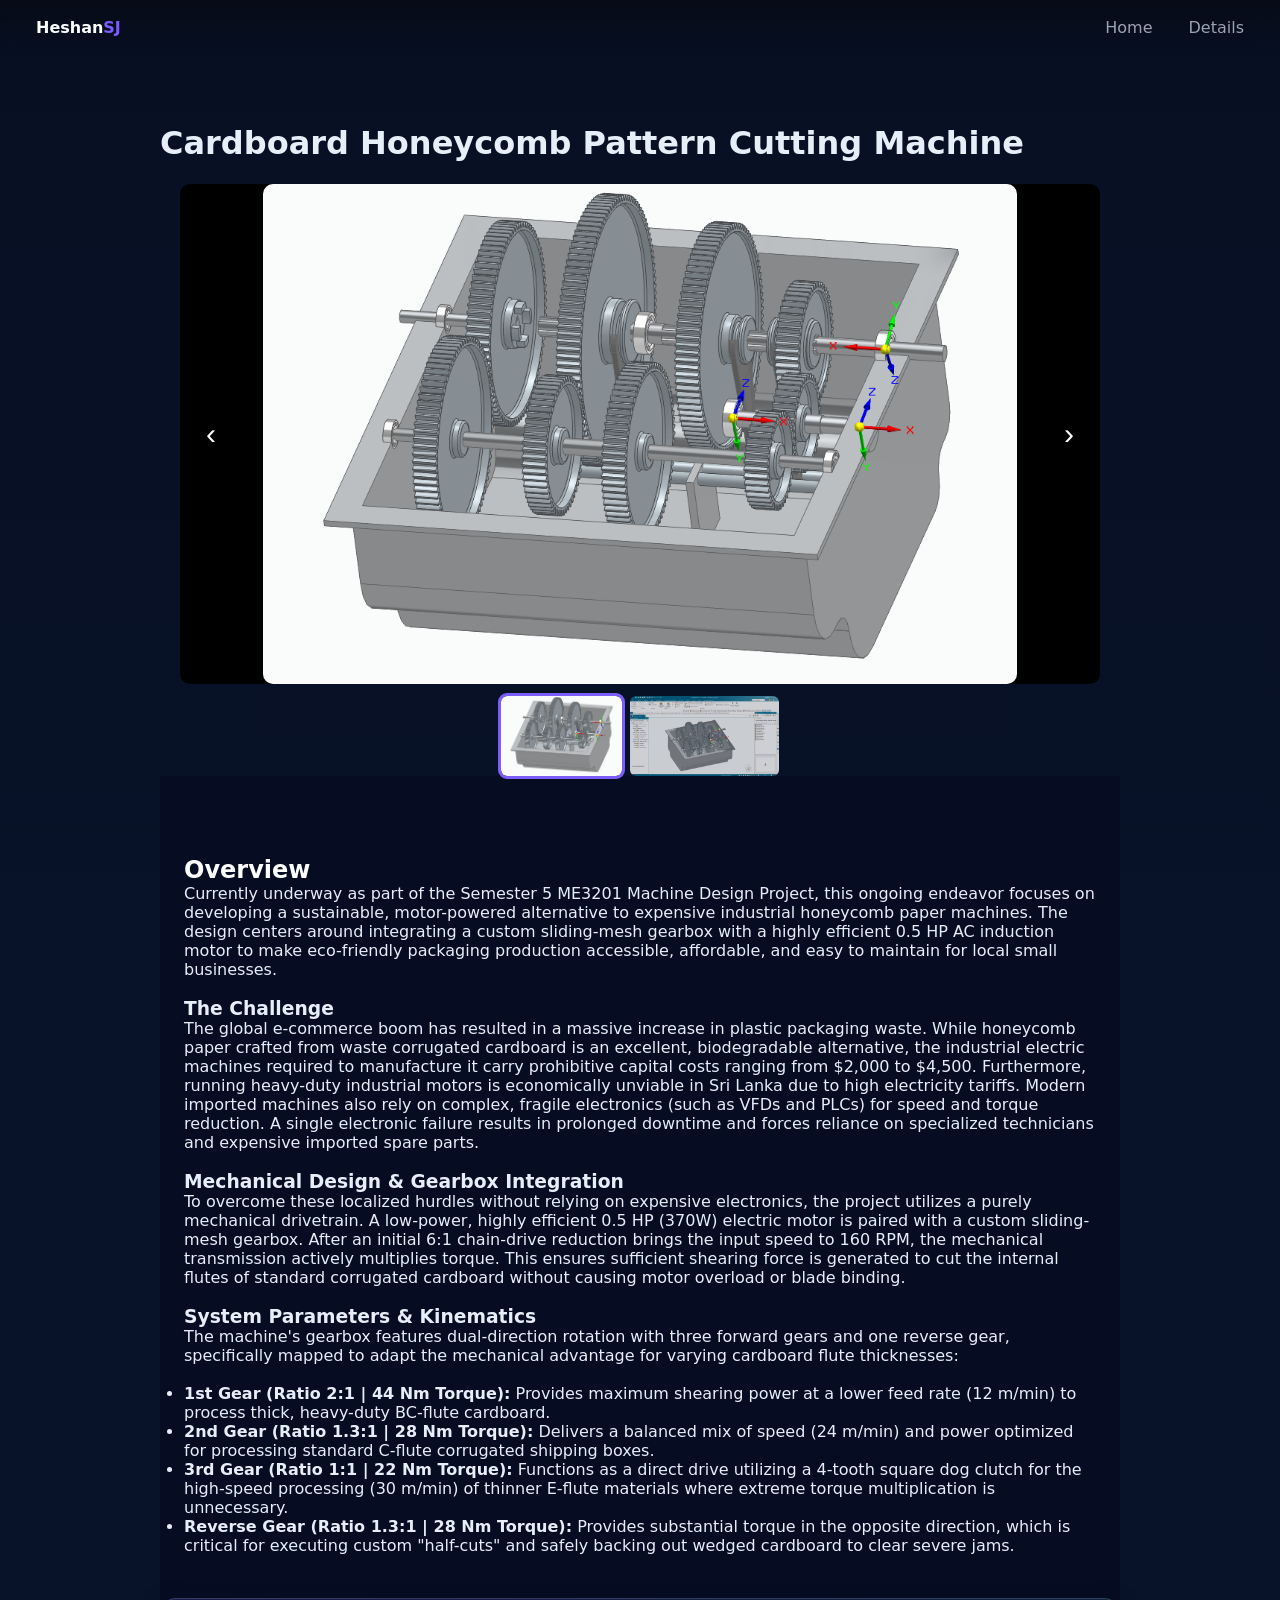
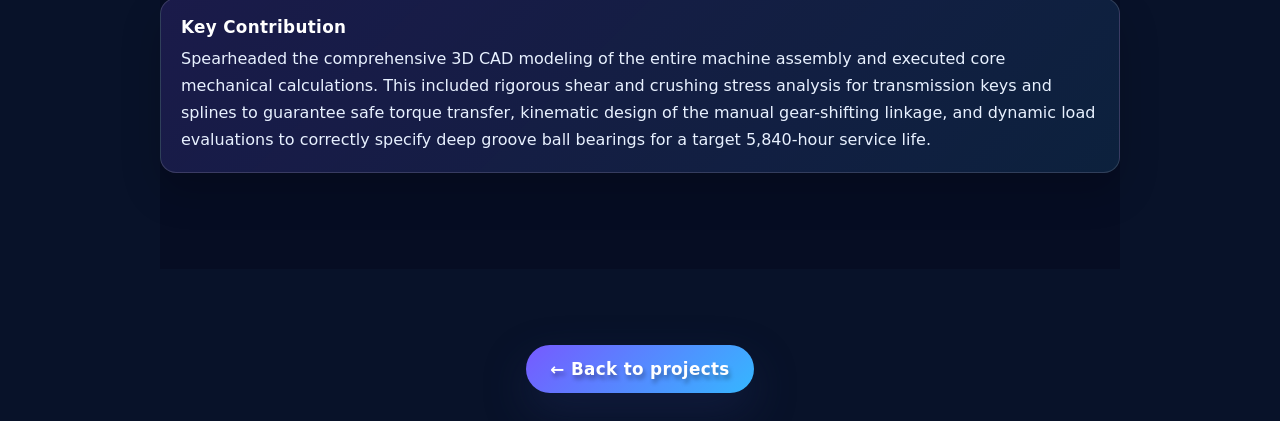
<file: project-honeycomb.html>
<!doctype html>
<html lang="en">
<head>
  <meta charset="utf-8" />
  <meta name="viewport" content="width=device-width,initial-scale=1" />
  <title>Cardboard Honeycomb Pattern Cutting Machine </title>
  <link rel="icon" type="image/png" href="assets/AB.png">
  <link rel="stylesheet" href="styles.css">
  <style>
    .project-hero{max-width:1000px;margin:28px auto;padding:20px}
    .carousel{position:relative;display:flex;align-items:center;justify-content:center;height:500px;background:#000;border-radius:10px;overflow:hidden}
    .carousel img{display:block;height:500px;width:auto;max-width:100%;object-fit:contain;background:#000;border-radius:10px}
    .carousel button.prev,.carousel button.next{position:absolute;top:50%;transform:translateY(-50%);background:rgba(0,0,0,0.5);border:none;color:#fff;font-size:30px;padding:10px 14px;border-radius:8px;cursor:pointer}
    .carousel button.prev{left:12px}
    .carousel button.next{right:12px}
    .thumbs{display:flex;gap:8px;justify-content:center;margin-top:12px;align-items:center}
    .thumbs img{display:block;height:80px;width:auto;max-width:100%;object-fit:contain;background:#000;border-radius:6px;cursor:pointer;opacity:0.8}
    .thumbs img.active{outline:3px solid var(--accent);opacity:1}
  </style>
</head>
<body>
  <header class="nav">
    <a href="index.html" class="logo">Heshan<span class="logo-sj">SJ</span></a>
    <nav>
      <a href="index.html">Home</a>
      <a href="#details">Details</a>
    </nav>
  </header>

  <main class="project-hero">
    <h1>Cardboard Honeycomb Pattern Cutting Machine </h1>

    <div class="carousel" id="carousel-honeycomb">
      <button class="prev" aria-label="Previous">‹</button>
      <img id="carousel-image-honeycomb" src="assets/6-1.png" alt="Honeycomb machine image">
      <button class="next" aria-label="Next">›</button>
    </div>

    <div class="thumbs" id="thumbs-honeycomb">
      <img data-src="assets/6-1.png" src="assets/6-1.png" alt="pic1" class="active">
      <img data-src="assets/6-2.png" src="assets/6-2.png" alt="pic2">
    </div>

    <section id="details" class="panel">
      <h2>Overview</h2>
      <p>Currently underway as part of the Semester 5 ME3201 Machine Design Project, this ongoing endeavor focuses on developing a sustainable, motor-powered alternative to expensive industrial honeycomb paper machines. The design centers around integrating a custom sliding-mesh gearbox with a highly efficient 0.5 HP AC induction motor to make eco-friendly packaging production accessible, affordable, and easy to maintain for local small businesses.</p>
      <br>

      <h3>The Challenge</h3>
      <p>The global e-commerce boom has resulted in a massive increase in plastic packaging waste. While honeycomb paper crafted from waste corrugated cardboard is an excellent, biodegradable alternative, the industrial electric machines required to manufacture it carry prohibitive capital costs ranging from $2,000 to $4,500. Furthermore, running heavy-duty industrial motors is economically unviable in Sri Lanka due to high electricity tariffs. Modern imported machines also rely on complex, fragile electronics (such as VFDs and PLCs) for speed and torque reduction. A single electronic failure results in prolonged downtime and forces reliance on specialized technicians and expensive imported spare parts.</p>
      <br>

      <h3>Mechanical Design &amp; Gearbox Integration</h3>
      <p>To overcome these localized hurdles without relying on expensive electronics, the project utilizes a purely mechanical drivetrain. A low-power, highly efficient 0.5 HP (370W) electric motor is paired with a custom sliding-mesh gearbox. After an initial 6:1 chain-drive reduction brings the input speed to 160 RPM, the mechanical transmission actively multiplies torque. This ensures sufficient shearing force is generated to cut the internal flutes of standard corrugated cardboard without causing motor overload or blade binding.</p>
      <br>

      <h3>System Parameters &amp; Kinematics</h3>
      <p>The machine's gearbox features dual-direction rotation with three forward gears and one reverse gear, specifically mapped to adapt the mechanical advantage for varying cardboard flute thicknesses:</p>
      <br>

      <ul>
        <li><strong>1st Gear (Ratio 2:1 | 44 Nm Torque):</strong> Provides maximum shearing power at a lower feed rate (12 m/min) to process thick, heavy-duty BC-flute cardboard.</li>
        <li><strong>2nd Gear (Ratio 1.3:1 | 28 Nm Torque):</strong> Delivers a balanced mix of speed (24 m/min) and power optimized for processing standard C-flute corrugated shipping boxes.</li>
        <li><strong>3rd Gear (Ratio 1:1 | 22 Nm Torque):</strong> Functions as a direct drive utilizing a 4-tooth square dog clutch for the high-speed processing (30 m/min) of thinner E-flute materials where extreme torque multiplication is unnecessary.</li>
        <li><strong>Reverse Gear (Ratio 1.3:1 | 28 Nm Torque):</strong> Provides substantial torque in the opposite direction, which is critical for executing custom "half-cuts" and safely backing out wedged cardboard to clear severe jams.</li>
      </ul>
      <br>
      <div class="highlight-box">
        <h3>Key Contribution</h3>
        <p>Spearheaded the comprehensive 3D CAD modeling of the entire machine assembly and executed core mechanical calculations. This included rigorous shear and crushing stress analysis for transmission keys and splines to guarantee safe torque transfer, kinematic design of the manual gear-shifting linkage, and dynamic load evaluations to correctly specify deep groove ball bearings for a target 5,840-hour service life.</p>
      </div>
    </section>
  </main>

  <footer>
    <p><a class="back-button" href="index.html">← Back to projects</a></p>
  </footer>

  <script>
    (function(){
      const images = ['assets/6-1.png','assets/6-2.png'];
      let idx = 0;
      const imgEl = document.getElementById('carousel-image-honeycomb');
      const prev = document.querySelector('#carousel-honeycomb .prev');
      const next = document.querySelector('#carousel-honeycomb .next');
      const thumbs = document.getElementById('thumbs-honeycomb');
      function show(i){ idx = (i + images.length) % images.length; imgEl.src = images[idx]; thumbs.querySelectorAll('img').forEach((t,ti)=>{ t.classList.toggle('active', ti===idx); }); }
      prev.addEventListener('click',()=>show(idx-1));
      next.addEventListener('click',()=>show(idx+1));
      thumbs.addEventListener('click',e=>{ const t = e.target.closest('img'); if(!t) return; const children = Array.from(thumbs.querySelectorAll('img')); show(children.indexOf(t)); });
      document.addEventListener('keydown',e=>{ if(e.key==='ArrowRight') show(idx+1); if(e.key==='ArrowLeft') show(idx-1); });
    })();
  </script>
</body>
</html>
</file>
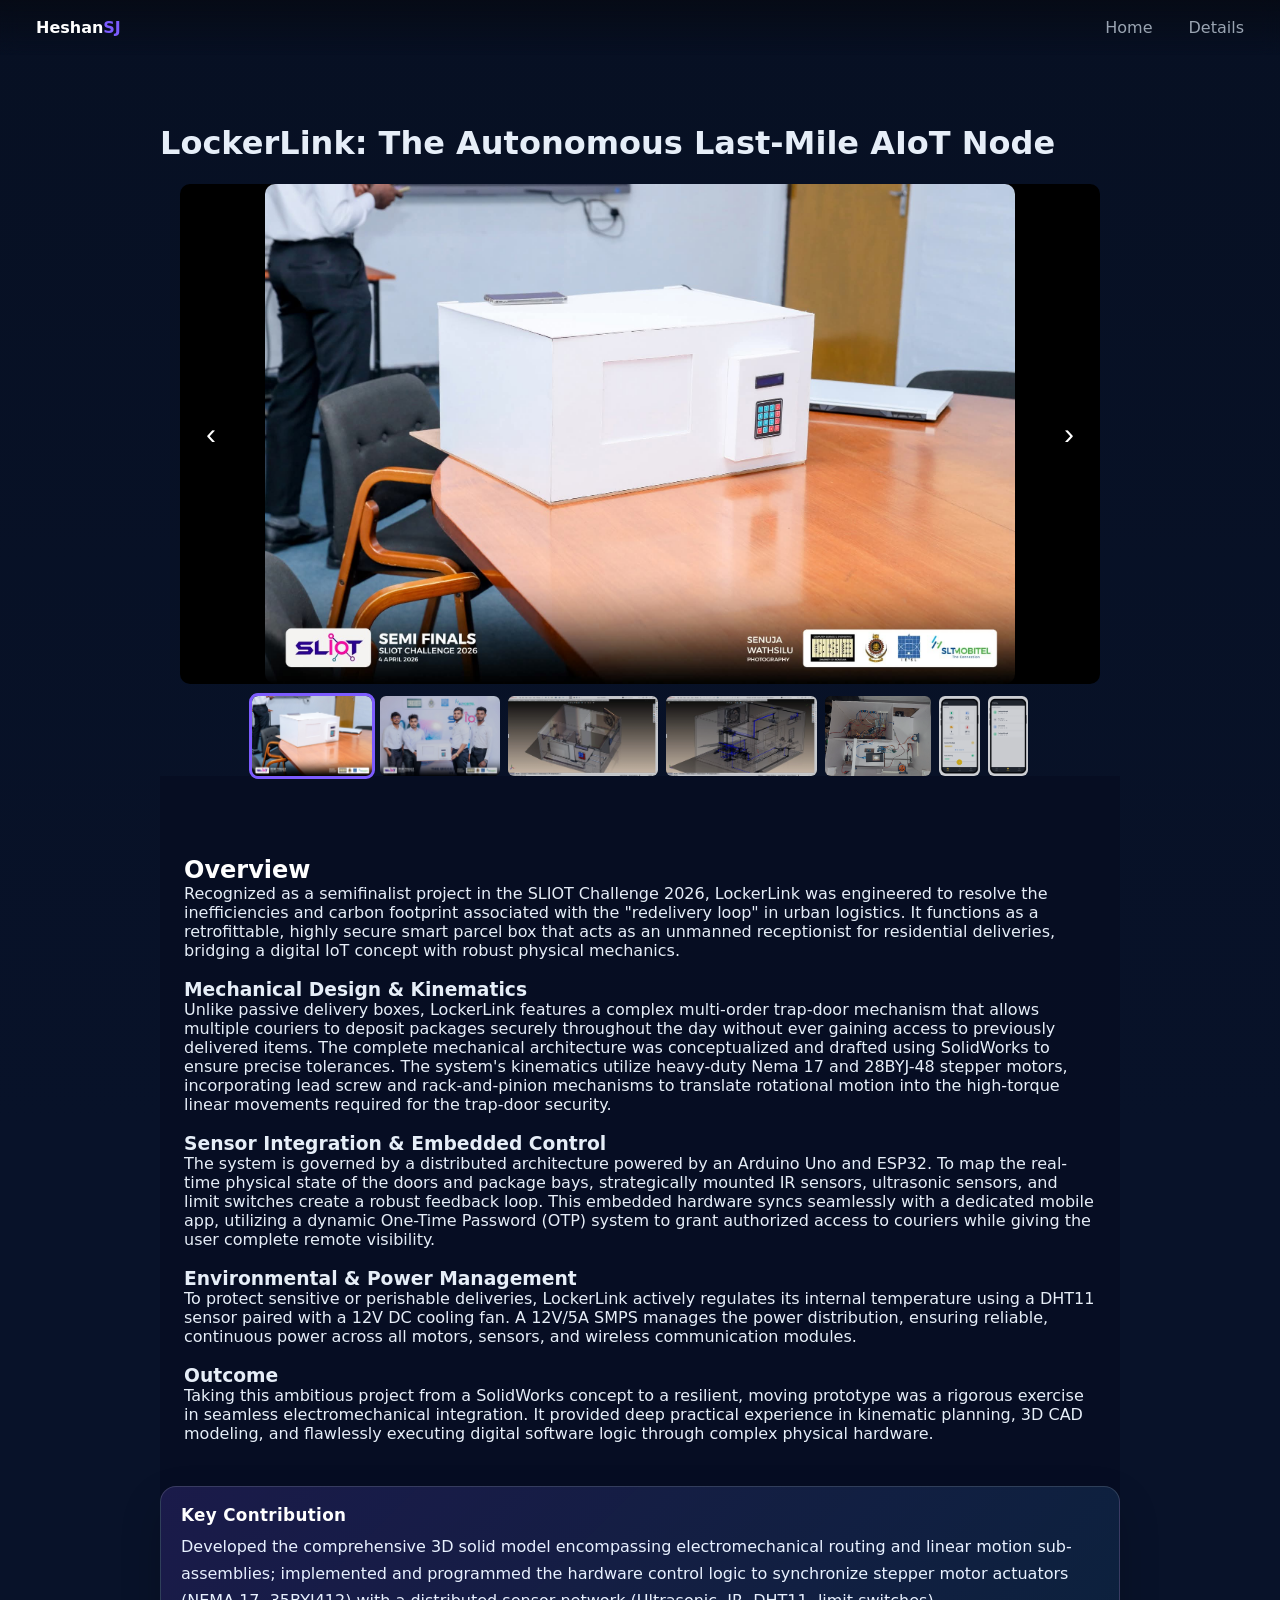
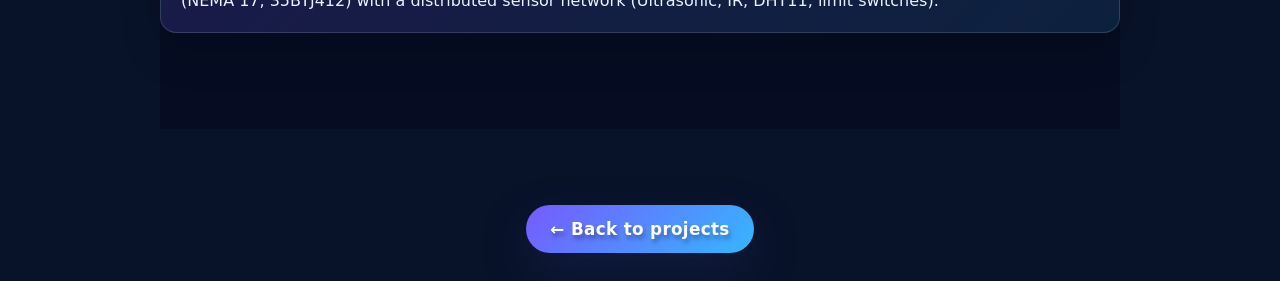
<file: project-lockerlink.html>
<!doctype html>
<html lang="en">
<head>
  <meta charset="utf-8" />
  <meta name="viewport" content="width=device-width,initial-scale=1" />
  <title>LockerLink: The Autonomous Last-Mile AIoT Node — Project</title>
  <link rel="icon" type="image/png" href="assets/AB.png">
  <link rel="stylesheet" href="styles.css">
  <style>
    .project-hero{max-width:1000px;margin:28px auto;padding:20px}
    .carousel{position:relative;display:flex;align-items:center;justify-content:center;height:500px;background:#000;border-radius:10px;overflow:hidden}
    .carousel img{display:block;height:500px;width:auto;max-width:100%;object-fit:contain;background:#000;border-radius:10px}
    .carousel button.prev,.carousel button.next{position:absolute;top:50%;transform:translateY(-50%);background:rgba(0,0,0,0.5);border:none;color:#fff;font-size:30px;padding:10px 14px;border-radius:8px;cursor:pointer}
    .carousel button.prev{left:12px}
    .carousel button.next{right:12px}
    .thumbs{display:flex;gap:8px;justify-content:center;margin-top:12px;align-items:center}
    .thumbs img{display:block;height:80px;width:auto;max-width:100%;object-fit:contain;background:#000;border-radius:6px;cursor:pointer;opacity:0.8}
    .thumbs img.active{outline:3px solid var(--accent);opacity:1}
  </style>
</head>
<body>
  <header class="nav">
    <a href="index.html" class="logo">Heshan<span class="logo-sj">SJ</span></a>
    <nav>
      <a href="index.html">Home</a>
      <a href="#details">Details</a>
    </nav>
  </header>

  <main class="project-hero">
    <h1>LockerLink: The Autonomous Last-Mile AIoT Node</h1>

    <div class="carousel" id="carousel-lockerlink">
      <button class="prev" aria-label="Previous">‹</button>
      <img id="carousel-image-lockerlink" src="assets/4_1.jpeg" alt="LockerLink image">
      <button class="next" aria-label="Next">›</button>
    </div>

    <div class="thumbs" id="thumbs-lockerlink">
      <img data-src="assets/4_1.jpeg" src="assets/4_1.jpeg" alt="pic1" class="active">
      <img data-src="assets/4_2.jpeg" src="assets/4_2.jpeg" alt="pic2">
      <img data-src="assets/4_3.jpg" src="assets/4_3.jpg" alt="pic3">
      <img data-src="assets/4_4.jpg" src="assets/4_4.jpg" alt="pic4">
      <img data-src="assets/4_5.jpeg" src="assets/4_5.jpeg" alt="pic5">
      <img data-src="assets/4_6.png" src="assets/4_6.png" alt="pic6">
      <img data-src="assets/4_7.png" src="assets/4_7.png" alt="pic7">
    </div>

    <section id="details" class="panel">
      <h2>Overview</h2>
      <p>Recognized as a semifinalist project in the SLIOT Challenge 2026, LockerLink was engineered to resolve the inefficiencies and carbon footprint associated with the "redelivery loop" in urban logistics. It functions as a retrofittable, highly secure smart parcel box that acts as an unmanned receptionist for residential deliveries, bridging a digital IoT concept with robust physical mechanics.</p>
      <br>
      <h3>Mechanical Design &amp; Kinematics</h3>
      <p>Unlike passive delivery boxes, LockerLink features a complex multi-order trap-door mechanism that allows multiple couriers to deposit packages securely throughout the day without ever gaining access to previously delivered items. The complete mechanical architecture was conceptualized and drafted using SolidWorks to ensure precise tolerances. The system's kinematics utilize heavy-duty Nema 17 and 28BYJ-48 stepper motors, incorporating lead screw and rack-and-pinion mechanisms to translate rotational motion into the high-torque linear movements required for the trap-door security.</p>
      <br>
      <h3>Sensor Integration &amp; Embedded Control</h3>
      <p>The system is governed by a distributed architecture powered by an Arduino Uno and ESP32. To map the real-time physical state of the doors and package bays, strategically mounted IR sensors, ultrasonic sensors, and limit switches create a robust feedback loop. This embedded hardware syncs seamlessly with a dedicated mobile app, utilizing a dynamic One-Time Password (OTP) system to grant authorized access to couriers while giving the user complete remote visibility.</p>
      <br>
      <h3>Environmental &amp; Power Management</h3>
      <p>To protect sensitive or perishable deliveries, LockerLink actively regulates its internal temperature using a DHT11 sensor paired with a 12V DC cooling fan. A 12V/5A SMPS manages the power distribution, ensuring reliable, continuous power across all motors, sensors, and wireless communication modules.</p>
      <br>
      <h3>Outcome</h3>
      <p>Taking this ambitious project from a SolidWorks concept to a resilient, moving prototype was a rigorous exercise in seamless electromechanical integration. It provided deep practical experience in kinematic planning, 3D CAD modeling, and flawlessly executing digital software logic through complex physical hardware.</p>
      <br>
      <div class="highlight-box">
        <h3>Key Contribution</h3>
        <p>Developed the comprehensive 3D solid model encompassing electromechanical routing and linear motion sub-assemblies; implemented and programmed the hardware control logic to synchronize stepper motor actuators (NEMA 17, 35BYJ412) with a distributed sensor network (Ultrasonic, IR, DHT11, limit switches).</p>
      </div>
    </section>
  </main>

  <footer>
    <p><a class="back-button" href="index.html">← Back to projects</a></p>
  </footer>

  <script>
    (function(){
      const images = ['assets/4_1.jpeg','assets/4_2.jpeg','assets/4_3.jpg','assets/4_4.jpg','assets/4_5.jpeg','assets/4_6.png','assets/4_7.png'];
      let idx = 0;
      const imgEl = document.getElementById('carousel-image-lockerlink');
      const prev = document.querySelector('#carousel-lockerlink .prev');
      const next = document.querySelector('#carousel-lockerlink .next');
      const thumbs = document.getElementById('thumbs-lockerlink');
      function show(i){ idx = (i + images.length) % images.length; imgEl.src = images[idx]; thumbs.querySelectorAll('img').forEach((t,ti)=>{ t.classList.toggle('active', ti===idx); }); }
      prev.addEventListener('click',()=>show(idx-1));
      next.addEventListener('click',()=>show(idx+1));
      thumbs.addEventListener('click',e=>{ const t = e.target.closest('img'); if(!t) return; const children = Array.from(thumbs.querySelectorAll('img')); show(children.indexOf(t)); });
      document.addEventListener('keydown',e=>{ if(e.key==='ArrowRight') show(idx+1); if(e.key==='ArrowLeft') show(idx-1); });
    })();
  </script>
</body>
</html>
</file>
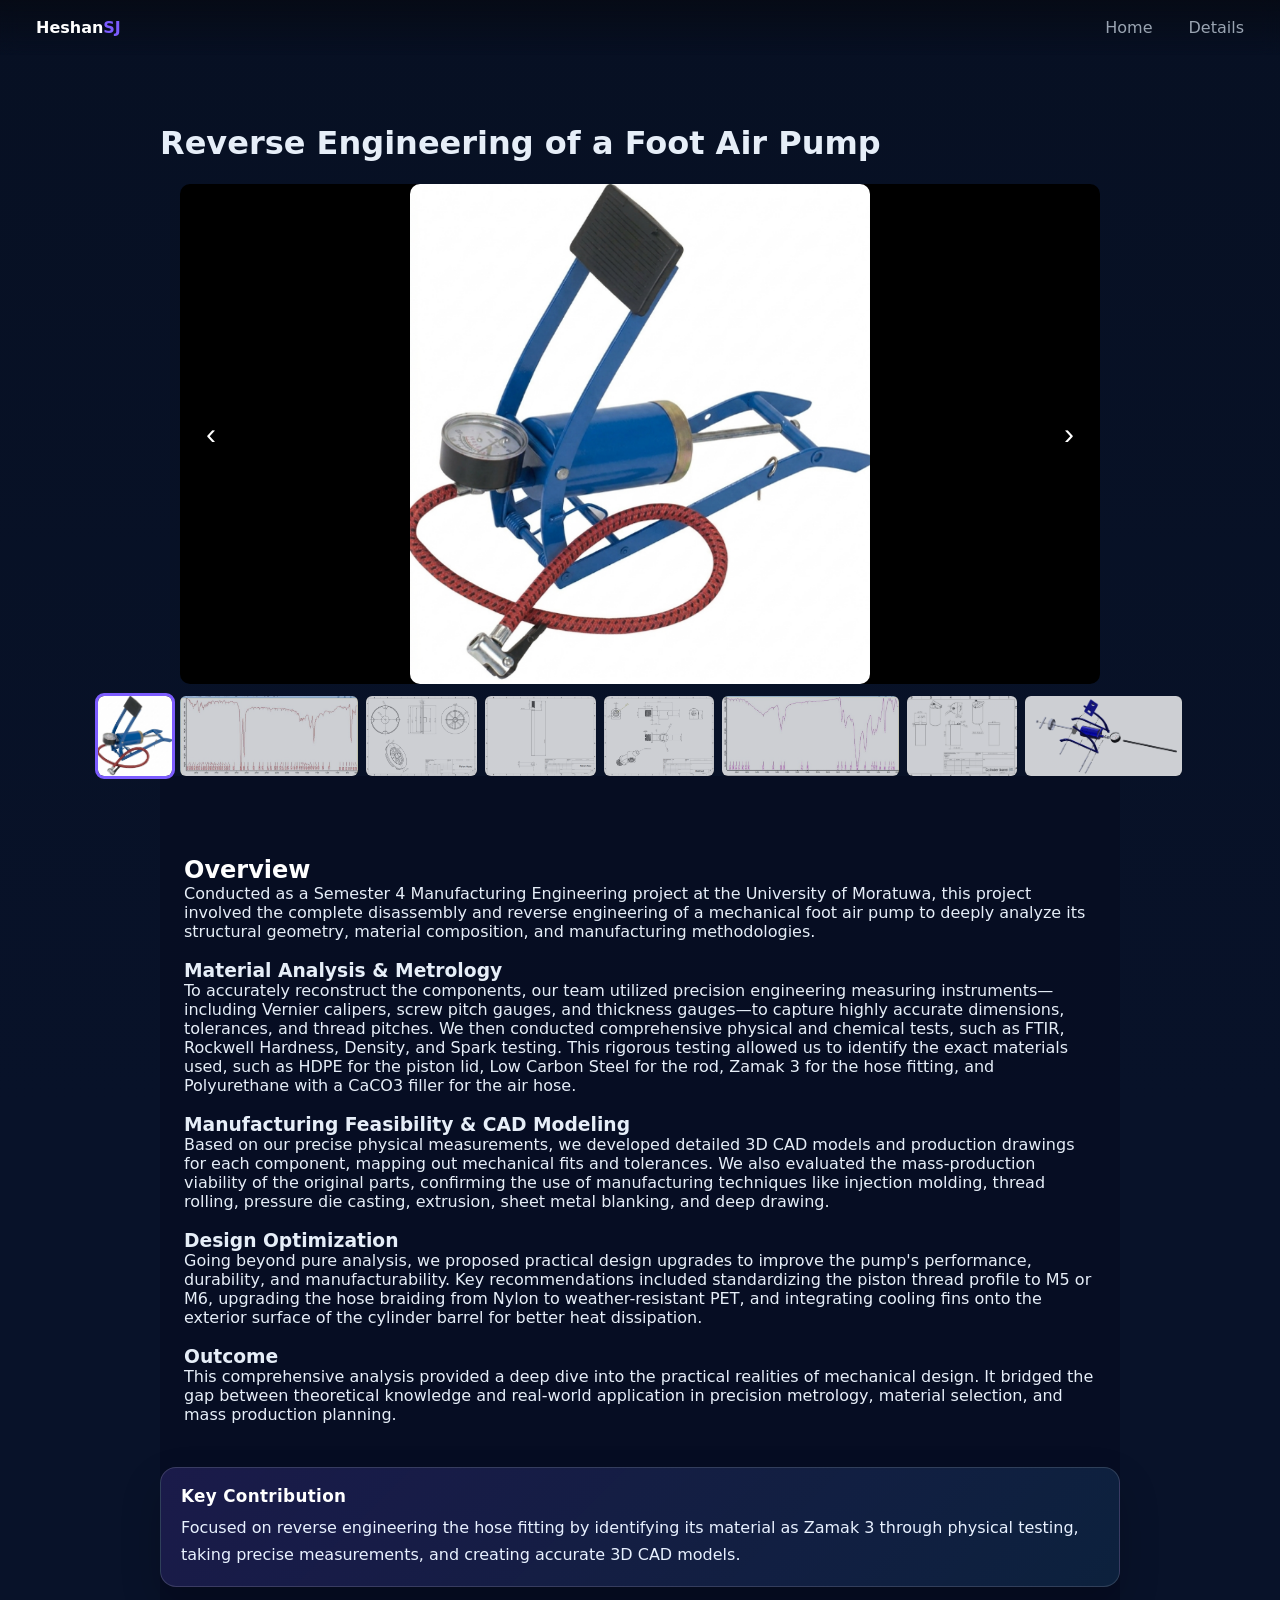
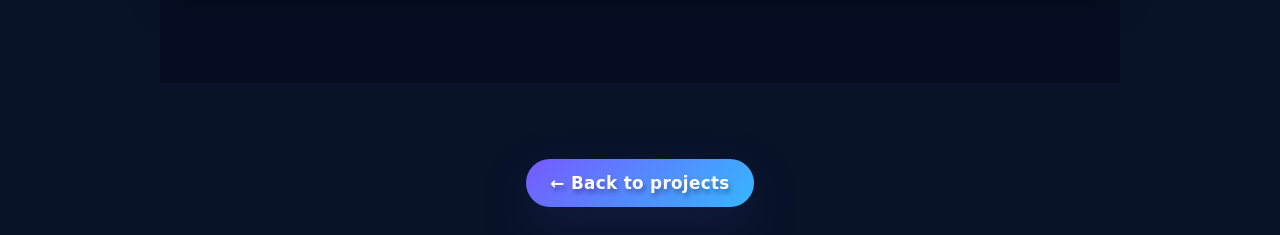
<file: project-reverse.html>
<!doctype html>
<html lang="en">
<head>
  <meta charset="utf-8" />
  <meta name="viewport" content="width=device-width,initial-scale=1" />
  <title>Reverse Engineering of a Foot Air Pump — Project</title>
  <link rel="icon" type="image/png" href="assets/AB.png">
  <link rel="stylesheet" href="styles.css">
  <style>
    .project-hero{max-width:1000px;margin:28px auto;padding:20px}
    .carousel{position:relative;display:flex;align-items:center;justify-content:center;height:500px;background:#000;border-radius:10px;overflow:hidden}
    .carousel img{display:block;height:500px;width:auto;max-width:100%;object-fit:contain;background:#000;border-radius:10px}
    .carousel button.prev,.carousel button.next{position:absolute;top:50%;transform:translateY(-50%);background:rgba(0,0,0,0.5);border:none;color:#fff;font-size:30px;padding:10px 14px;border-radius:8px;cursor:pointer}
    .carousel button.prev{left:12px}
    .carousel button.next{right:12px}
    .thumbs{display:flex;gap:8px;justify-content:center;margin-top:12px;align-items:center}
    .thumbs img{display:block;height:80px;width:auto;max-width:100%;object-fit:contain;background:#000;border-radius:6px;cursor:pointer;opacity:0.8}
    .thumbs img.active{outline:3px solid var(--accent);opacity:1}
  </style>
</head>
<body>
  <header class="nav">
    <a href="index.html" class="logo">Heshan<span class="logo-sj">SJ</span></a>
    <nav>
      <a href="index.html">Home</a>
      <a href="#details">Details</a>
    </nav>
  </header>

  <main class="project-hero">
    <h1>Reverse Engineering of a Foot Air Pump</h1>

    <div class="carousel" id="carousel-reverse">
      <button class="prev" aria-label="Previous">‹</button>
      <img id="carousel-image-reverse" src="assets/Picture1.png" alt="Foot air pump image">
      <button class="next" aria-label="Next">›</button>
    </div>

    <div class="thumbs" id="thumbs-reverse">
      <img data-src="assets/Picture1.png" src="assets/Picture1.png" alt="pic1" class="active">
      <img data-src="assets/Picture2.jpg" src="assets/Picture2.jpg" alt="pic2">
      <img data-src="assets/Picture3.png" src="assets/Picture3.png" alt="pic3">
      <img data-src="assets/Picture4.png" src="assets/Picture4.png" alt="pic4">
      <img data-src="assets/Picture5.png" src="assets/Picture5.png" alt="pic5">
      <img data-src="assets/Picture6.jpg" src="assets/Picture6.jpg" alt="pic6">
      <img data-src="assets/Picture7.png" src="assets/Picture7.png" alt="pic7">
      <img data-src="assets/Picture8.png" src="assets/Picture8.png" alt="pic8">
    </div>

    <section id="details" class="panel">
      <h2>Overview</h2>
      <p>Conducted as a Semester 4 Manufacturing Engineering project at the University of Moratuwa, this project involved the complete disassembly and reverse engineering of a mechanical foot air pump to deeply analyze its structural geometry, material composition, and manufacturing methodologies.</p>
      <br>
      <h3>Material Analysis &amp; Metrology</h3>
      <p>To accurately reconstruct the components, our team utilized precision engineering measuring instruments—including Vernier calipers, screw pitch gauges, and thickness gauges—to capture highly accurate dimensions, tolerances, and thread pitches. We then conducted comprehensive physical and chemical tests, such as FTIR, Rockwell Hardness, Density, and Spark testing. This rigorous testing allowed us to identify the exact materials used, such as HDPE for the piston lid, Low Carbon Steel for the rod, Zamak 3 for the hose fitting, and Polyurethane with a CaCO3 filler for the air hose.</p>
      <br>

      <h3>Manufacturing Feasibility &amp; CAD Modeling</h3>
      <p>Based on our precise physical measurements, we developed detailed 3D CAD models and production drawings for each component, mapping out mechanical fits and tolerances. We also evaluated the mass-production viability of the original parts, confirming the use of manufacturing techniques like injection molding, thread rolling, pressure die casting, extrusion, sheet metal blanking, and deep drawing.</p>
      <br>

      <h3>Design Optimization</h3>
      <p>Going beyond pure analysis, we proposed practical design upgrades to improve the pump's performance, durability, and manufacturability. Key recommendations included standardizing the piston thread profile to M5 or M6, upgrading the hose braiding from Nylon to weather-resistant PET, and integrating cooling fins onto the exterior surface of the cylinder barrel for better heat dissipation.</p>
      <br>

      <h3>Outcome</h3>
      <p>This comprehensive analysis provided a deep dive into the practical realities of mechanical design. It bridged the gap between theoretical knowledge and real-world application in precision metrology, material selection, and mass production planning.</p>
      <br>
      <div class="highlight-box">
        <h3>Key Contribution</h3>
        <p>Focused on reverse engineering the hose fitting by identifying its material as Zamak 3 through physical testing, taking precise measurements, and creating accurate 3D CAD models.</p>
      </div>
    </section>
  </main>

  <footer>
    <p><a class="back-button" href="index.html">← Back to projects</a></p>
  </footer>

  <script>
    (function(){
      const images = ['assets/Picture1.png','assets/Picture2.jpg','assets/Picture3.png','assets/Picture4.png','assets/Picture5.png','assets/Picture6.jpg','assets/Picture7.png','assets/Picture8.png'];
      let idx = 0;
      const imgEl = document.getElementById('carousel-image-reverse');
      const prev = document.querySelector('#carousel-reverse .prev');
      const next = document.querySelector('#carousel-reverse .next');
      const thumbs = document.getElementById('thumbs-reverse');
      function show(i){ idx = (i + images.length) % images.length; imgEl.src = images[idx]; thumbs.querySelectorAll('img').forEach((t,ti)=>{ t.classList.toggle('active', ti===idx); }); }
      prev.addEventListener('click',()=>show(idx-1));
      next.addEventListener('click',()=>show(idx+1));
      thumbs.addEventListener('click',e=>{ const t = e.target.closest('img'); if(!t) return; const children = Array.from(thumbs.querySelectorAll('img')); show(children.indexOf(t)); });
      document.addEventListener('keydown',e=>{ if(e.key==='ArrowRight') show(idx+1); if(e.key==='ArrowLeft') show(idx-1); });
    })();
  </script>
</body>
</html>
</file>
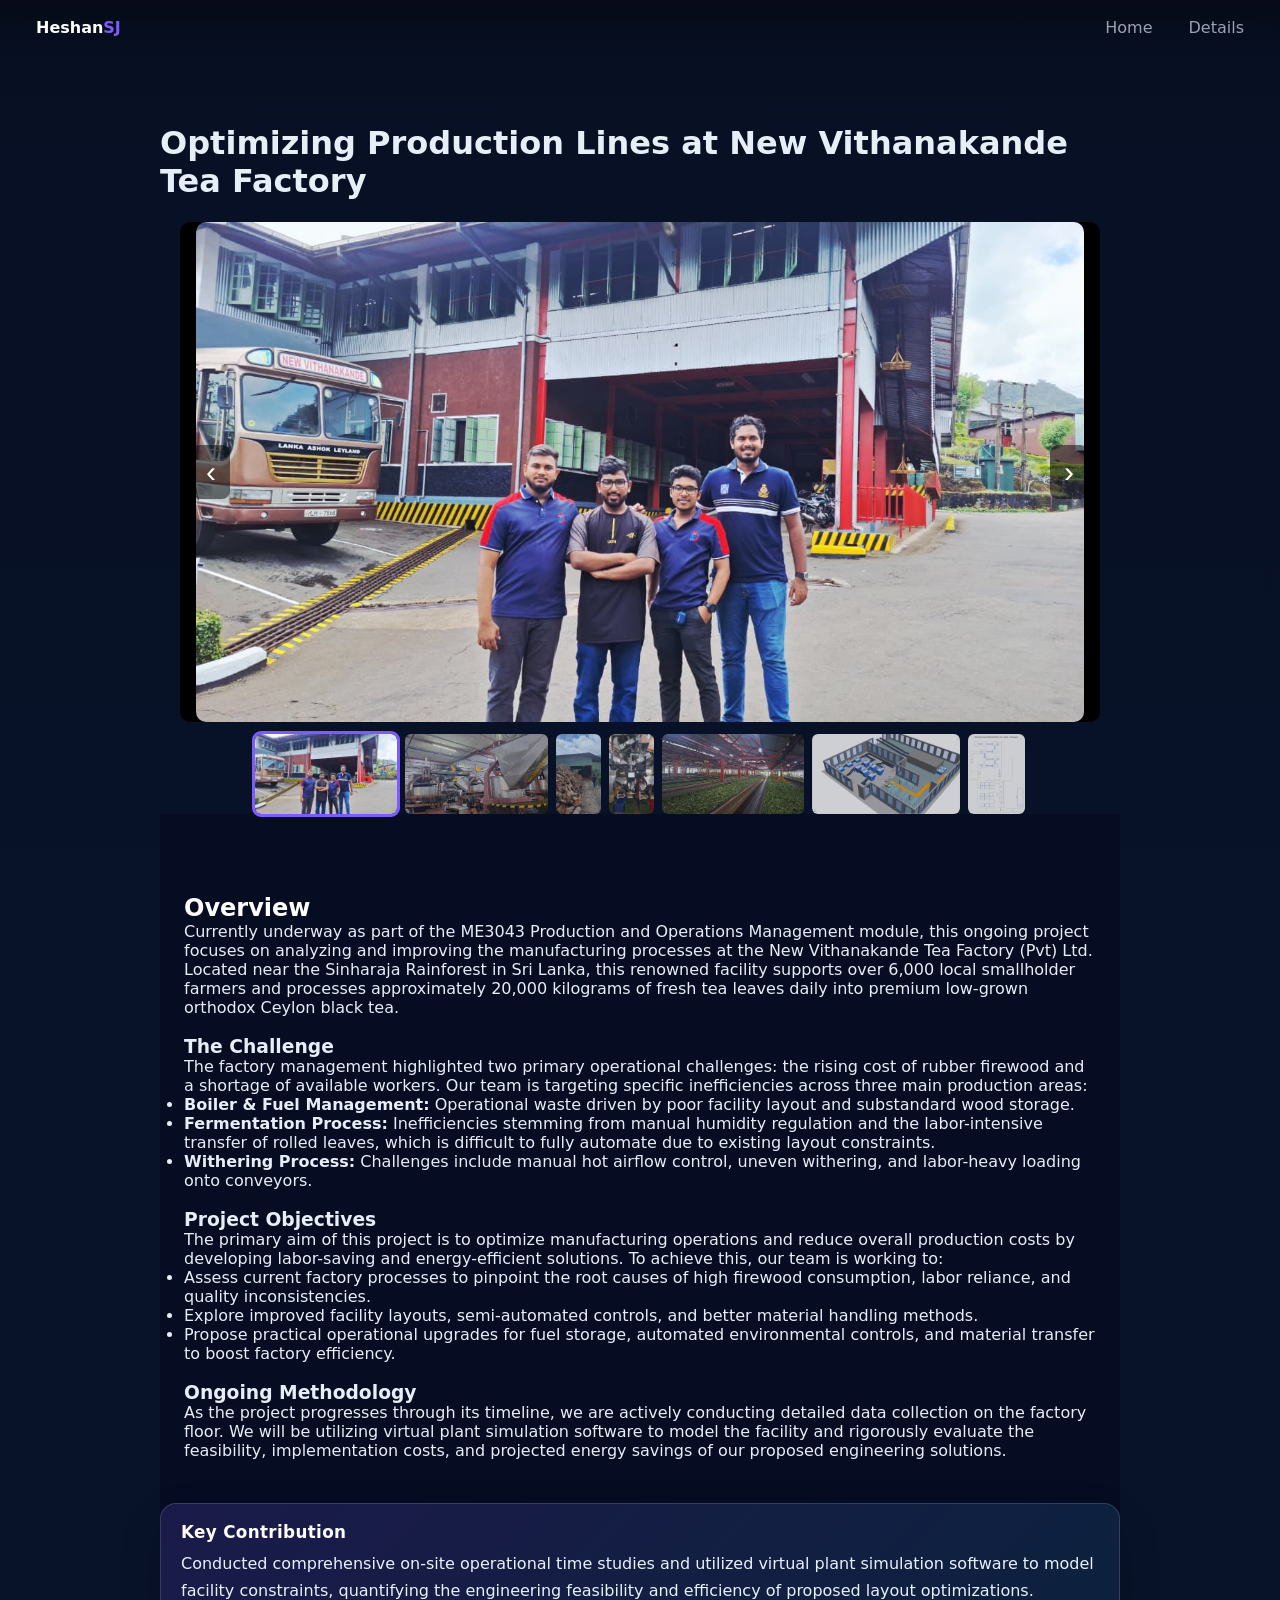
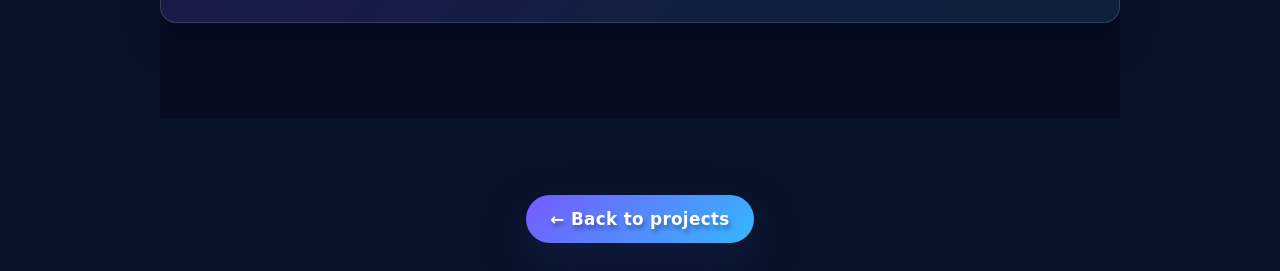
<file: project-tea.html>
<!doctype html>
<html lang="en">
<head>
  <meta charset="utf-8" />
  <meta name="viewport" content="width=device-width,initial-scale=1" />
  <title>Optimizing Production Lines at New Vithanakande Tea Factory — Project</title>
  <link rel="icon" type="image/png" href="assets/AB.png">
  <link rel="stylesheet" href="styles.css">
  <style>
    .project-hero{max-width:1000px;margin:28px auto;padding:20px}
    .carousel{position:relative;display:flex;align-items:center;justify-content:center;height:500px;background:#000;border-radius:10px;overflow:hidden}
    .carousel img{display:block;height:500px;width:auto;max-width:100%;object-fit:contain;background:#000;border-radius:10px}
    .carousel button.prev,.carousel button.next{position:absolute;top:50%;transform:translateY(-50%);background:rgba(0,0,0,0.5);border:none;color:#fff;font-size:30px;padding:10px 14px;border-radius:8px;cursor:pointer}
    .carousel button.prev{left:12px}
    .carousel button.next{right:12px}
    .thumbs{display:flex;gap:8px;justify-content:center;margin-top:12px;align-items:center;flex-wrap:wrap}
    .thumbs img{display:block;height:80px;width:auto;max-width:100%;object-fit:contain;background:#000;border-radius:6px;cursor:pointer;opacity:0.8}
    .thumbs img.active{outline:3px solid var(--accent);opacity:1}
  </style>
</head>
<body>
  <header class="nav">
    <a href="index.html" class="logo">Heshan<span class="logo-sj">SJ</span></a>
    <nav>
      <a href="index.html">Home</a>
      <a href="#details">Details</a>
    </nav>
  </header>

  <main class="project-hero">
    <h1>Optimizing Production Lines at New Vithanakande Tea Factory</h1>

    <div class="carousel" id="carousel-tea">
      <button class="prev" aria-label="Previous">‹</button>
      <img id="carousel-image-tea" src="assets/5-1.jpeg" alt="Tea factory project image">
      <button class="next" aria-label="Next">›</button>
    </div>

    <div class="thumbs" id="thumbs-tea">
      <img data-src="assets/5-1.jpeg" src="assets/5-1.jpeg" alt="pic1" class="active">
      <img data-src="assets/5-2.jpeg" src="assets/5-2.jpeg" alt="pic2">
      <img data-src="assets/5-3.jpeg" src="assets/5-3.jpeg" alt="pic3">
      <img data-src="assets/5-4.jpeg" src="assets/5-4.jpeg" alt="pic4">
      <img data-src="assets/5-5.jpeg" src="assets/5-5.jpeg" alt="pic5">
      <img data-src="assets/5-6.jpeg" src="assets/5-6.jpeg" alt="pic6">
      <img data-src="assets/5-7.jpeg" src="assets/5-7.jpeg" alt="pic7">
    </div>

    <section id="details" class="panel">
      <h2>Overview</h2>
      <p>Currently underway as part of the ME3043 Production and Operations Management module, this ongoing project focuses on analyzing and improving the manufacturing processes at the New Vithanakande Tea Factory (Pvt) Ltd. Located near the Sinharaja Rainforest in Sri Lanka, this renowned facility supports over 6,000 local smallholder farmers and processes approximately 20,000 kilograms of fresh tea leaves daily into premium low-grown orthodox Ceylon black tea.</p>
      <br>

      <h3>The Challenge</h3>
      <p>The factory management highlighted two primary operational challenges: the rising cost of rubber firewood and a shortage of available workers. Our team is targeting specific inefficiencies across three main production areas:</p>
      <ul>
        <li><strong>Boiler &amp; Fuel Management:</strong> Operational waste driven by poor facility layout and substandard wood storage.</li>
        <li><strong>Fermentation Process:</strong> Inefficiencies stemming from manual humidity regulation and the labor-intensive transfer of rolled leaves, which is difficult to fully automate due to existing layout constraints.</li>
        <li><strong>Withering Process:</strong> Challenges include manual hot airflow control, uneven withering, and labor-heavy loading onto conveyors.</li>
      </ul>
      <br>

      <h3>Project Objectives</h3>
      <p>The primary aim of this project is to optimize manufacturing operations and reduce overall production costs by developing labor-saving and energy-efficient solutions. To achieve this, our team is working to:</p>
      <ul>
        <li>Assess current factory processes to pinpoint the root causes of high firewood consumption, labor reliance, and quality inconsistencies.</li>
        <li>Explore improved facility layouts, semi-automated controls, and better material handling methods.</li>
        <li>Propose practical operational upgrades for fuel storage, automated environmental controls, and material transfer to boost factory efficiency.</li>
      </ul>
      <br>

      <h3>Ongoing Methodology</h3>
      <p>As the project progresses through its timeline, we are actively conducting detailed data collection on the factory floor. We will be utilizing virtual plant simulation software to model the facility and rigorously evaluate the feasibility, implementation costs, and projected energy savings of our proposed engineering solutions.</p>
      <br>
      <div class="highlight-box">
        <h3>Key Contribution</h3>
        <p>Conducted comprehensive on-site operational time studies and utilized virtual plant simulation software to model facility constraints, quantifying the engineering feasibility and efficiency of proposed layout optimizations.</p>
      </div>
    </section>
  </main>

  <footer>
    <p><a class="back-button" href="index.html">← Back to projects</a></p>
  </footer>

  <script>
    (function(){
      const images = ['assets/5-1.jpeg','assets/5-2.jpeg','assets/5-3.jpeg','assets/5-4.jpeg','assets/5-5.jpeg','assets/5-6.jpeg','assets/5-7.jpeg'];
      let idx = 0;
      const imgEl = document.getElementById('carousel-image-tea');
      const prev = document.querySelector('#carousel-tea .prev');
      const next = document.querySelector('#carousel-tea .next');
      const thumbs = document.getElementById('thumbs-tea');
      function show(i){ idx = (i + images.length) % images.length; imgEl.src = images[idx]; thumbs.querySelectorAll('img').forEach((t,ti)=>{ t.classList.toggle('active', ti===idx); }); }
      prev.addEventListener('click',()=>show(idx-1));
      next.addEventListener('click',()=>show(idx+1));
      thumbs.addEventListener('click',e=>{ const t = e.target.closest('img'); if(!t) return; const children = Array.from(thumbs.querySelectorAll('img')); show(children.indexOf(t)); });
      document.addEventListener('keydown',e=>{ if(e.key==='ArrowRight') show(idx+1); if(e.key==='ArrowLeft') show(idx-1); });
    })();
  </script>
</body>
</html>
</file>
<file: styles.css>
:root{
  --bg:#0f1724;
  --card:#0b1220;
  --accent:#7c5cff;
  --muted:#9aa4b2;
  --glass:rgba(255,255,255,0.04);
}
*{box-sizing:border-box}
html,body{margin:0;font-family:Inter,system-ui,Segoe UI,Roboto,'Helvetica Neue',Arial;color:#e6eef8;background:linear-gradient(180deg,#071023 0%, #081229 60%);}

.nav{display:flex;justify-content:space-between;align-items:center;padding:18px 36px;position:sticky;top:0;z-index:40;background:linear-gradient(180deg,rgba(6,10,20,0.85),transparent);backdrop-filter:blur(10px);gap:16px}
.logo{font-weight:700;color:#fff;text-decoration:none}
.logo-sj{color:var(--accent)}
.nav-toggle{display:none;align-items:center;justify-content:center;width:44px;height:44px;border-radius:14px;border:1px solid rgba(255,255,255,0.12);background:rgba(255,255,255,0.08);color:#fff;cursor:pointer;transition:transform .18s ease,background .18s ease,box-shadow .18s}
.nav-toggle:hover{transform:scale(1.03);background:rgba(255,255,255,0.14);box-shadow:0 12px 28px rgba(10,12,24,0.24)}
.nav-toggle span{position:relative;display:block;width:22px;height:2px;background:#fff;border-radius:999px;transition:transform .22s ease}
.nav-toggle span::before,.nav-toggle span::after{content:'';position:absolute;left:0;width:22px;height:2px;background:#fff;border-radius:999px;transition:transform .22s ease,opacity .22s ease;}
.nav-toggle span::before{top:-7px}
.nav-toggle span::after{top:7px}
.nav.open .nav-toggle span{transform:rotate(45deg)}
.nav.open .nav-toggle span::before{transform:rotate(90deg);top:0}
.nav.open .nav-toggle span::after{opacity:0}
.nav nav{display:flex;gap:18px;align-items:center}
.nav nav a{color:var(--muted);margin-left:18px;text-decoration:none;transition:color .22s ease, transform .22s ease;}
.nav nav a:hover{color:#fff;transform:translateY(-1px);}

.hero{position:relative;overflow:hidden;padding:60px 24px 120px;background:linear-gradient(180deg,rgba(8,14,30,0.9),rgba(8,14,30,0.6) 45%,transparent 0%)}
.hero::before{content:'';position:absolute;inset:0;background:radial-gradient(circle at 20% 20%,rgba(124,92,255,0.15),transparent 40%),radial-gradient(circle at 80% 10%,rgba(59,180,255,0.12),transparent 80%);pointer-events:none}
.hero-content{position:relative;z-index:1;max-width:1100px;margin:0 auto;display:flex;gap:32px;align-items:center;background:transparent;border-radius:30px;padding:32px;box-shadow:0 30px 80px rgba(0,0,0,0.18);backdrop-filter:blur(12px)}
.hero-text{flex:1;color:#e7f0ff}
.hero-text h1{font-size:2.4rem;margin:0 0 12px;text-shadow:0 24px 60px rgba(0,0,0,0.35)}
.lead{color:var(--muted);max-width:60ch;line-height:1.75}
.typing{color:#7899c5;font-weight:600;margin-bottom:8px;text-shadow:0 2px 12px rgba(12, 12, 12, 0.932)}
.cta{margin-top:18px}
.social-links{margin-top:20px;display:flex;flex-wrap:wrap;gap:12px;align-items:center}
.social-btn{display:inline-flex;align-items:center;gap:10px;padding:10px 14px;border-radius:12px;background:rgba(255,255,255,0.06);color:#fff;text-decoration:none;font-weight:600;transition:transform .18s ease,background .18s ease,box-shadow .18s}
.social-btn svg{width:20px;height:20px;fill:#fff}
.social-btn:hover{transform:translateY(-2px);background:rgba(255,255,255,0.12);box-shadow:0 14px 32px rgba(10,12,24,0.18)}
.social-btn.linkedin{background:rgba(10,102,194,0.14)}
.social-btn.github{background:rgba(255,255,255,0.08)}
.btn{background:linear-gradient(90deg,var(--accent),#3bb4ff);color:#ffffff;padding:10px 16px;border-radius:10px;text-decoration:none;font-weight:600;margin-right:10px;display:inline-block;transition:transform .18s ease,box-shadow .18s}
.btn.ghost{background:transparent;color:#fff;border:1px solid rgba(255,255,255,0.06)}
.btn:hover{transform:translateY(-4px);box-shadow:0 8px 30px rgba(37,29,80,0.28)}

.hero-photo{width:220px;flex:0 0 220px;border-radius:18px;overflow:hidden;box-shadow:0 20px 50px rgba(2,6,23,.6);background:linear-gradient(135deg,rgba(255,255,255,0.02),transparent)}
.hero-photo img{width:100%;display:block}

.blobs{position:absolute;inset:0;pointer-events:none;z-index:0}
.blob{position:absolute;border-radius:50%;filter:blur(36px);opacity:.45;mix-blend-mode:screen}
.b1{width:420px;height:420px;background:linear-gradient(45deg,#7c5cff,#5bc0ff);left:-80px;top:-40px;animation:float 8s ease-in-out infinite}
.b2{width:300px;height:300px;background:linear-gradient(45deg,#ff7ab6,#ffd97a);right:-60px;top:80px;animation:float 10s ease-in-out infinite}
.b3{width:220px;height:220px;background:linear-gradient(45deg,#7ef7cd,#6fa8ff);left:20%;bottom:-80px;animation:float 12s ease-in-out infinite}
@keyframes float{0%{transform:translateY(0) rotate(0deg)}50%{transform:translateY(-28px) rotate(12deg)}100%{transform:translateY(0) rotate(0deg)}}

.panel{width:100%;margin:0;padding:80px 0;background:rgba(255,255,255,0.02);box-sizing:border-box}
.panel h2{margin-top:0;color:#fff}
.panel > *{max-width:1100px;margin:0 auto;padding:0 24px;box-sizing:border-box}
.panel:nth-child(2n){background:rgba(5, 4, 24, 0.322)}
.panel:nth-child(2n+1){background:rgba(255,255,255,0.02)}
.skills{display:flex;gap:12px;list-style:none;padding:0;margin:16px 0}
.skills li{background:var(--glass);padding:8px 12px;border-radius:10px;color:var(--muted)}

.edu-grid{display:flex;flex-direction:column;gap:16px}
.edu-card{background:rgba(255,255,255,0.02);padding:16px;border-radius:10px}
.cert-link{display:inline-block;margin-top:8px;color:var(--accent)}

.skills-grid{display:grid;grid-template-columns:repeat(auto-fit,minmax(220px,1fr));gap:18px;margin-top:18px;grid-auto-rows:1fr}
.section-content > *{max-width:1100px;margin:0 auto;padding:0 24px;box-sizing:border-box}
.skill-card{background:rgba(255,255,255,0.02);padding:20px;border-radius:14px;display:flex;flex-direction:column;min-height:220px;transition:transform .25s ease,box-shadow .25s ease;will-change:transform,box-shadow}
.skill-card:hover{transform:translateY(-6px);box-shadow:0 24px 50px rgba(8,12,24,.14)}
.skill-card h3{margin-top:0;color:#fff}
.skill-card ul{list-style:none;padding:0;margin:14px 0 0;display:grid;gap:10px}
.skill-card li{background:rgba(255,255,255,0.04);padding:10px 14px;border-radius:10px;color:var(--muted);transition:transform .2s ease,background .2s ease}
.skill-card li:hover{transform:translateY(-2px);background:rgba(255,255,255,0.06)}

.projects-grid{display:grid;grid-template-columns:repeat(auto-fit,minmax(240px,1fr));gap:18px}
.project-card{background:linear-gradient(180deg,rgba(255,255,255,0.02),transparent);padding:14px;border-radius:12px;transition:transform .28s ease,box-shadow .28s;display:flex;flex-direction:column;gap:10px;min-height:440px}
.project-card img{width:100%;border-radius:8px;background:linear-gradient(180deg,#081229,#0b1220)}
/* Uniform thumbnails: fixed height with cover-fit to keep consistent aspect ratio */
.project-card img{height:220px;object-fit:cover;display:block}
.project-card:hover{transform:translateY(-8px);box-shadow:0 30px 60px rgba(8,12,24,.6)}
.project-card .btn.small{margin-top:auto;padding:8px 10px;border-radius:8px;width:100%;text-align:center;box-shadow:0 12px 28px rgba(37,29,80,0.24);text-shadow:2px 4px 4px rgba(0,0,0,0.3)}

.achievement-card{display:grid;grid-template-columns:1.2fr 1fr;gap:24px;align-items:center;background:rgba(255,255,255,0.04);padding:24px;border-radius:14px}
.achievement-images{display:grid;grid-template-columns:1fr 1fr;gap:16px}
.achievement-images img{width:100%;height:auto;border-radius:16px;object-fit:cover;box-shadow:0 24px 48px rgba(0,0,0,.3);transition:transform .25s ease,filter .25s ease}
.achievement-images img:hover{transform:translateY(-4px) scale(1.02);filter:brightness(1.03)}
.achievement-content h3{margin-top:0;color:#fff}
.achievement-content p{color:var(--muted);line-height:1.7}

/* Carousel specific (project pages) */
.carousel{max-width:920px;margin:0 auto}
.carousel img{display:block}
.carousel button.prev,.carousel button.next{transition:transform .2s ease,background .2s ease,box-shadow .2s ease}
.carousel button.prev:hover,.carousel button.next:hover{transform:translateY(-50%) scale(1.04);background:rgba(0,0,0,0.68);box-shadow:0 18px 36px rgba(0,0,0,.3)}
.thumbs img{transition:transform .22s ease,opacity .22s ease,filter .22s ease}
.thumbs img:hover{transform:scale(1.06);opacity:1;filter:brightness(1.05)}

.back-button{
  display:inline-flex;
  align-items:center;
  justify-content:center;
  gap:8px;
  padding:14px 24px;
  color:#ffffff;
  background:linear-gradient(135deg,#765aff,#35b7ff);
  border-radius:999px;
  text-decoration:none;
  font-size:1.05rem;
  letter-spacing:.02em;
  font-weight:600;
  text-shadow:2px 4px 4px rgba(0,0,0,0.3);
  box-shadow:0 18px 44px rgba(29, 41, 87, 0.45);
  transition:transform .25s ease,box-shadow .25s ease,filter .25s ease;
  animation:pop-in .6s ease;
}
.back-button:hover{
  transform:translateY(-3px) scale(1.02);
  box-shadow:0 24px 60px rgba(29, 41, 87, 0.45);
  filter:brightness(1.05);
}
.back-button:focus-visible{
  outline:2px solid rgba(255,255,255,.9);
  outline-offset:4px;
}
.highlight-box{
  margin:24px 0 16px;
  padding:18px 20px;
  border-radius:16px;
  background:linear-gradient(135deg,rgba(124,92,255,0.18),rgba(59,180,255,0.12));
  border:1px solid rgba(255,255,255,0.14);
  box-shadow:0 18px 40px rgba(0,0,0,0.18);
}
.highlight-box h3{
  margin:0 0 8px;
  color:#fff;
  font-size:1.05rem;
  letter-spacing:.02em;
}
.highlight-box p{
  margin:0;
  color:#e8f1ff;
  line-height:1.7;
}
@keyframes pop-in{
  0%{opacity:0;transform:translateY(14px) scale(.95)}
  100%{opacity:1;transform:none}
}

.contact-panel{text-align:center}
footer{padding:12px 20px;text-align:center;color:var(--muted)}

/* Reveal animation */
.reveal{opacity:0;transform:translateY(16px) scale(.99);transition:opacity .6s ease,transform .6s ease}
.reveal.visible{opacity:1;transform:none}

@media (max-width:800px){
  .nav{padding:14px 18px}
  .nav-toggle{display:flex}
  .nav nav{position:absolute;top:100%;right:18px;left:18px;background:rgba(3,8,20,0.98);border-radius:24px;padding:20px 18px;display:none;flex-direction:column;gap:12px;box-shadow:0 30px 80px rgba(0,0,0,.35)}
  .nav.open nav{display:flex}
  .nav nav a{margin:0;padding:14px 16px;background:rgba(255,255,255,0.04);border-radius:14px}
  .hero{padding:48px 18px 90px}
  .hero-content{flex-direction:column;align-items:center;text-align:center;gap:24px;padding:26px}
  .hero-text h1{font-size:2rem}
  .hero-photo{width:200px}
}
</file>
